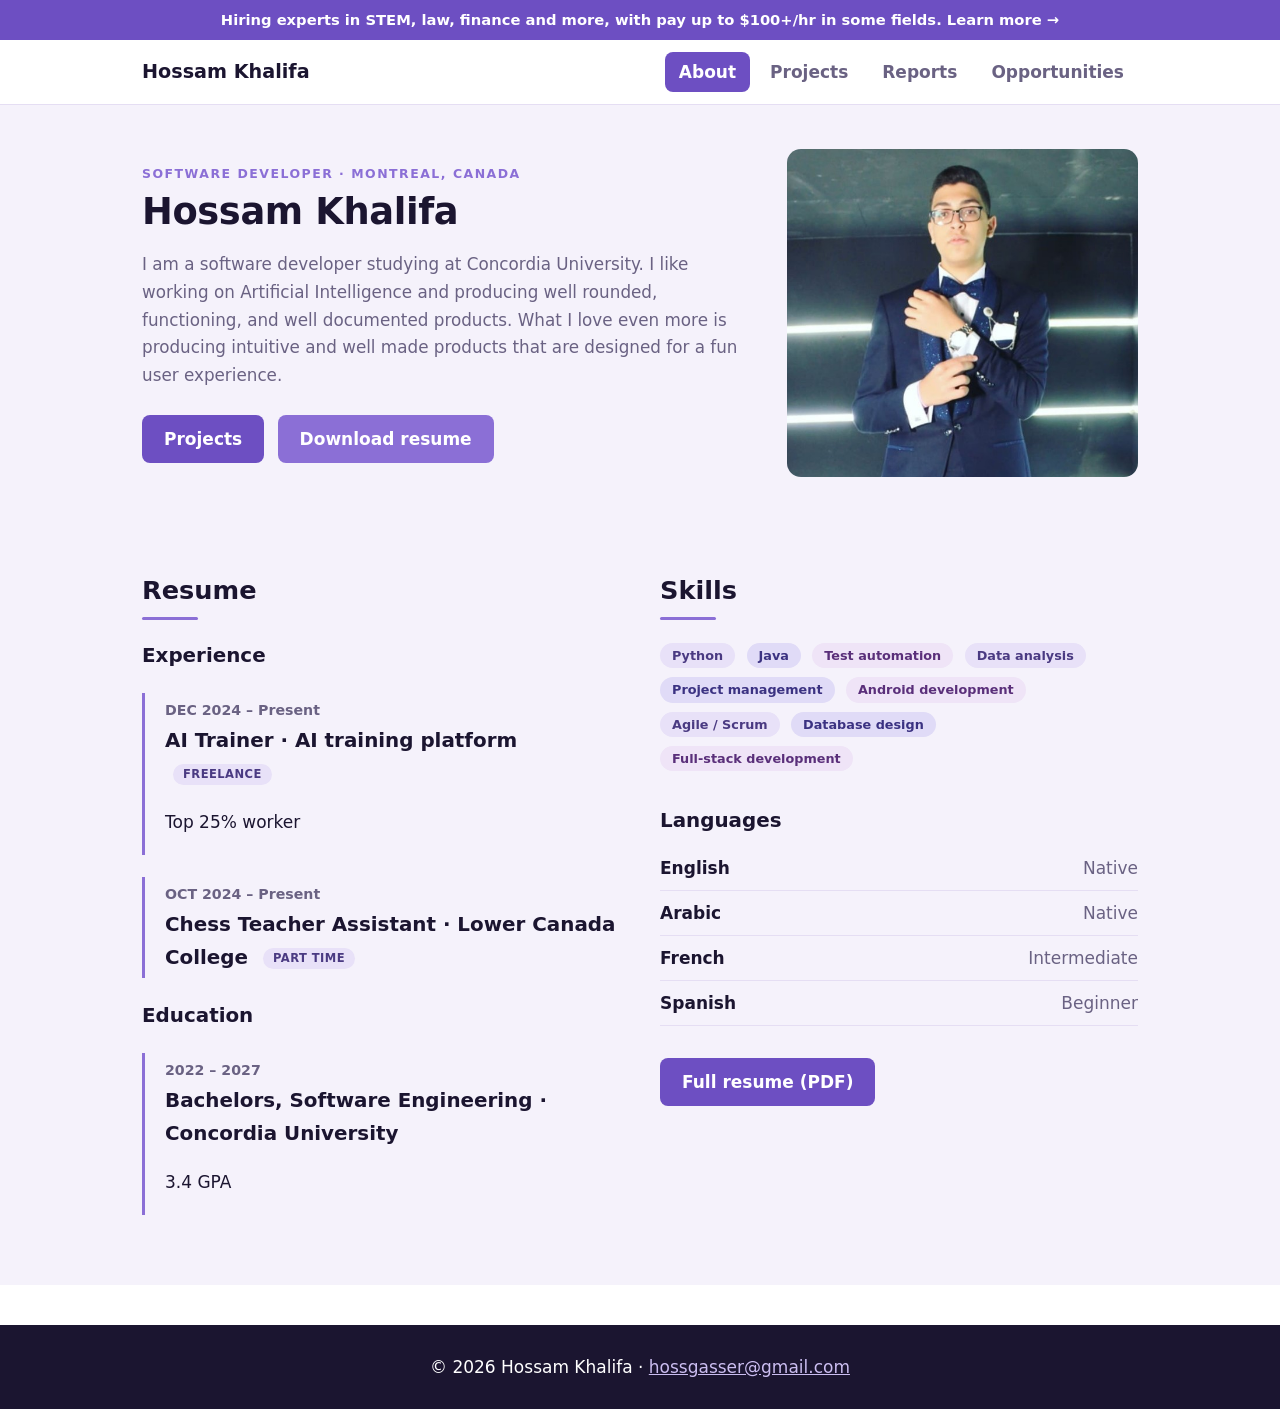
<file: index.html>
<!doctype html>
<html lang="en">
  <head>
    <meta charset="utf-8" />
    <meta name="viewport" content="width=device-width, initial-scale=1" />
    <title>About — Hossam Khalifa</title>
    <link rel="stylesheet" href="style.css" />
    <link rel="icon" type="image/svg+xml" href="images/logo-hgk.svg" />
    <meta property="og:image" content="https://hossamgasser.github.io/images/og-preview.png" />
    <meta
      name="description"
      content="Portfolio of Hossam Gasser Khalifa, a software engineering student at Concordia University in Montreal. Android apps, machine learning, software testing, resume and reports."
    />
    <meta name="google-site-verification" content="gMvda4JMxfHysYA51xkN-HHCkhiF5928hhw4_sGDSKc" />
    <script type="application/ld+json">
      {
        "@context": "https://schema.org",
        "@type": "Person",
        "name": "Hossam Gasser Khalifa",
        "alternateName": ["Hossam Khalifa", "Hossam Gasser", "Hossam G. Khalifa"],
        "url": "https://hossamgasser.github.io/",
        "jobTitle": "Software Developer",
        "alumniOf": { "@type": "CollegeOrUniversity", "name": "Concordia University" },
        "sameAs": [
          "https://www.linkedin.com/in/hossam0-khalifa0/",
          "https://github.com/hossamgasser"
        ]
      }
    </script>

  </head>
  <body>
    <a class="promo" href="opportunities.html">
      Hiring experts in STEM, law, finance and more, with pay up to $100+/hr in some fields. Learn more →
    </a>
    <header>
      <nav>
        <a class="brand" href="index.html">Hossam Khalifa</a>
        <a class="l on" href="index.html">About</a>
        <a class="l" href="projects.html">Projects</a>
        <a class="l" href="reports.html">Reports</a>
        <a class="l" href="opportunities.html">Opportunities</a>
      </nav>
    </header>

    <!-- Intro -->
    <div class="hero">
      <div class="wrap">
        <div>
          <p class="eyebrow">Software Developer · Montreal, Canada</p>
          <h1>Hossam Khalifa</h1>
          <p class="lead">
            I am a software developer studying at Concordia University. I like working on Artificial Intelligence and producing well rounded, functioning, and well documented products. What I love even more is producing intuitive and well made products that are designed for a fun user experience.
          </p>
          <a class="btn" href="projects.html">Projects</a>
          <a class="btn alt" href="reports/Resume.pdf">Download resume</a>
        </div>
        <img class="photo" src="images/me.jpg" alt="Hossam Khalifa" />
      </div>
    </div>
    <!-- Resume and skills -->
    <section class="band">
      <div class="wrap two">
        <div>
          <h2>Resume</h2>
          <h3>Experience</h3>
          <div class="job">
            <small>DEC 2024 – Present</small>
            <h3>AI Trainer · AI training platform <span class="badge">Freelance</span></h3>
            <p>Top 25% worker</p>
          </div>
          <div class="job">
            <small>OCT 2024 – Present</small>
            <h3>Chess Teacher Assistant · Lower Canada College <span class="badge">Part time</span></h3>
          </div>
          <h3>Education</h3>
          <div class="job">
            <small>2022 – 2027</small>
            <h3>Bachelors, Software Engineering · Concordia University</h3>
            <p>3.4 GPA</p>

          </div>
        </div>
        <div>
          <h2>Skills</h2>
            <span class="tag">Python</span>
            <span class="tag b">Java</span>
            <span class="tag y">Test automation</span>
            <span class="tag">Data analysis</span>
            <span class="tag b">Project management</span>
            <span class="tag y">Android development</span>
            <span class="tag">Agile / Scrum</span>
            <span class="tag b">Database design</span>
            <span class="tag y">Full-stack development</span>

          <h3 class="lang-title">Languages</h3>
              <ul class="langs">
                <li><strong>English</strong> <span>Native</span></li>
                <li><strong>Arabic</strong> <span>Native</span></li>
                <li><strong>French</strong> <span>Intermediate</span></li>
                <li><strong>Spanish</strong> <span>Beginner</span></li>

              </ul>
          <a class="btn" href="reports/Resume.pdf">Full resume (PDF)</a>
        </div>
      </div>
    </section>
    <footer>
      <div class="wrap">
        © 2026 Hossam Khalifa · <a href="mailto:hossgasser@gmail.com">hossgasser@gmail.com</a>
      </div>
    </footer>
  </body>
</html>
</file>
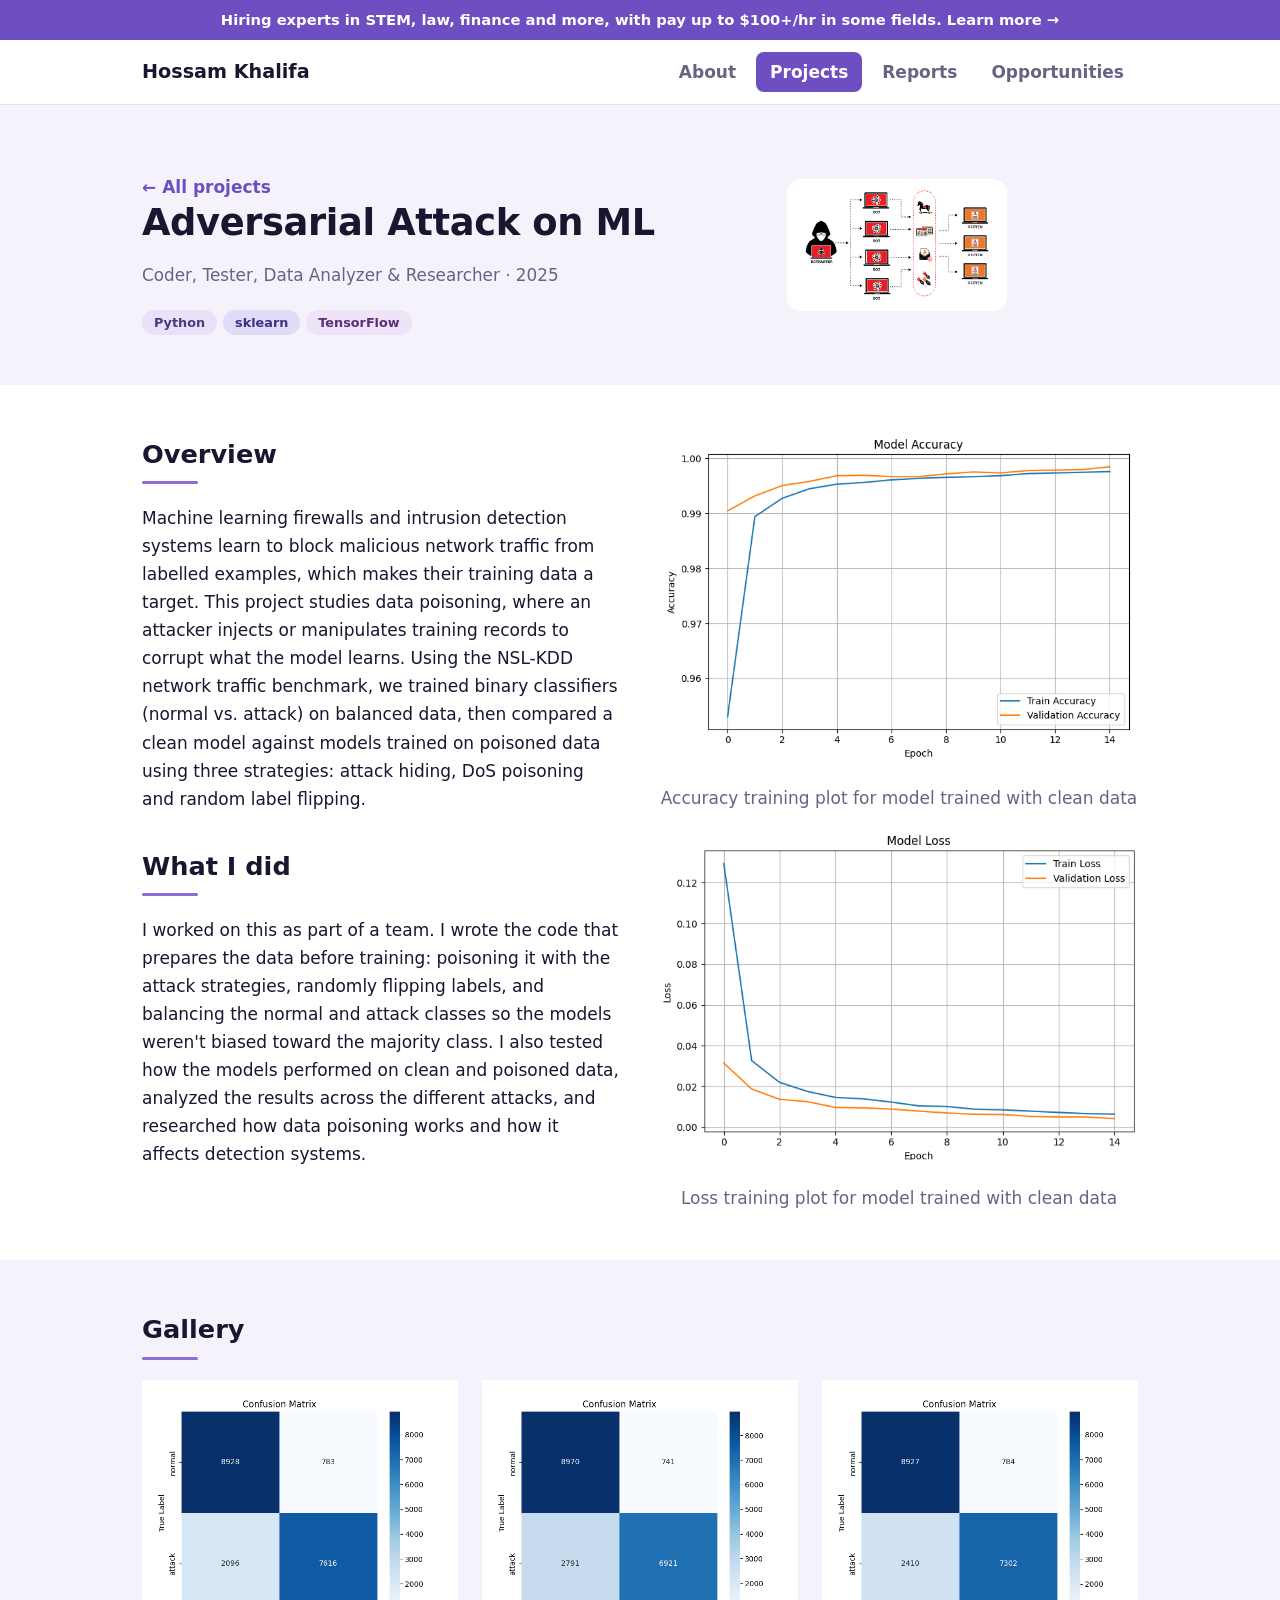
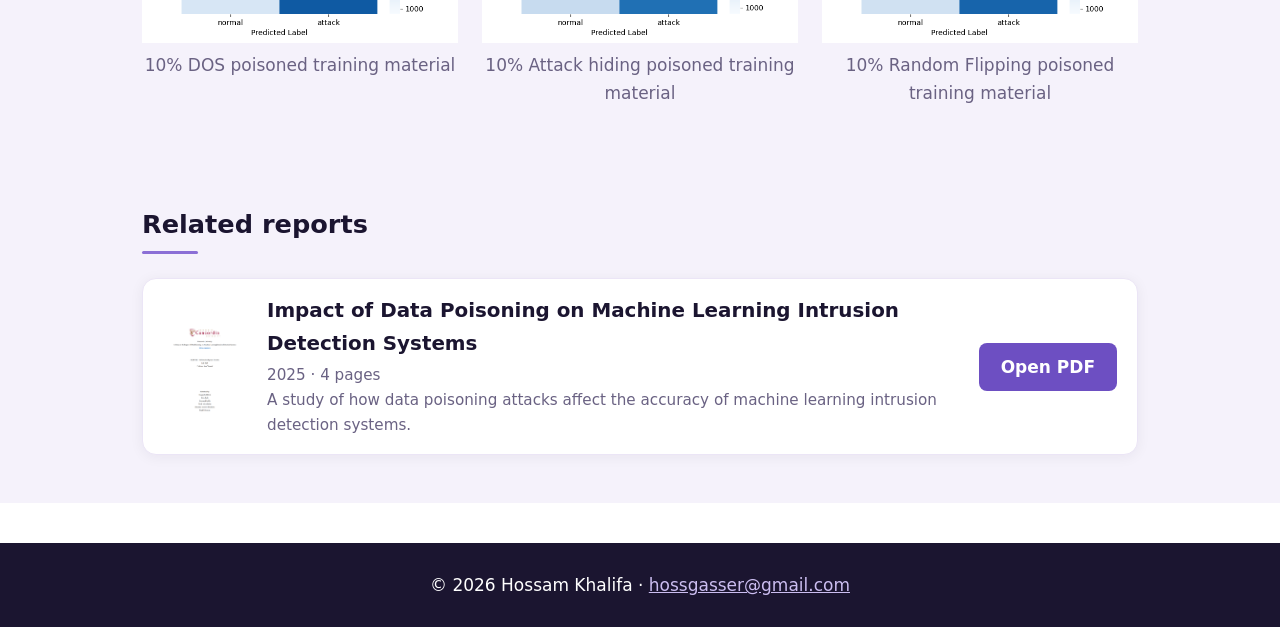
<file: Adversarial_Attack_ML.html>
<!doctype html>
<html lang="en">
  <head>
    <meta charset="utf-8" />
    <meta name="viewport" content="width=device-width, initial-scale=1" />
    <title>Adversarial Attack on ML — Hossam Khalifa</title>
    <link rel="stylesheet" href="style.css" />
    <link rel="icon" type="image/svg+xml" href="images/logo-hgk.svg" />
  </head>
  <body>
    <a class="promo" href="opportunities.html">
      Hiring experts in STEM, law, finance and more, with pay up to $100+/hr in some fields. Learn more →
    </a>
    <header>
      <nav>
        <a class="brand" href="index.html">Hossam Khalifa</a>
        <a class="l" href="index.html">About</a>
        <a class="l on" href="projects.html">Projects</a>
        <a class="l" href="reports.html">Reports</a>
        <a class="l" href="opportunities.html">Opportunities</a>
      </nav>
    </header>

    <!-- Project header -->
    <div class="hero">
      <div class="wrap">
        <div>
          <a class="back" href="projects.html">← All projects</a>
          <h1>Adversarial Attack on ML</h1>
          <p class="lead">Coder, Tester, Data Analyzer &amp; Researcher · 2025</p>
          <span class="tag">Python</span><span class="tag b">sklearn</span
          ><span class="tag y">TensorFlow</span>
        </div>
          <img
          src="images/Adversarial_Attack_ML_Logo.png"
          alt="Adversarial Attack ML logo"
          style="width: 100%; max-width: 220px; height: auto; object-fit: contain"
          />
      </div>
    </div>
    <!-- Overview -->
    <section>
      <div class="wrap two">
        <div>
          <h2>Overview</h2>
          <p>
              Machine learning firewalls and intrusion detection systems learn to block malicious network
              traffic from labelled examples, which makes their training data a target. This project studies
              data poisoning, where an attacker injects or manipulates training records to corrupt what the
              model learns. Using the NSL-KDD network traffic benchmark, we trained binary classifiers (normal
              vs. attack) on balanced data, then compared a clean model against models trained on poisoned
              data using three strategies: attack hiding, DoS poisoning and random label flipping.
          </p>
          <h2 style="margin-top: 32px">What I did</h2>
          <p>
              I worked on this as part of a team. I wrote the code that prepares the data before training:
              poisoning it with the attack strategies, randomly flipping labels, and balancing the normal and
              attack classes so the models weren't biased toward the majority class. I also tested how the
              models performed on clean and poisoned data, analyzed the results across the different attacks,
              and researched how data poisoning works and how it affects detection systems.
          </p>
        </div>
        <div style="display: flex; flex-direction: column; gap: 16px">
          <img
            src="images/Adversarial_Attack_ML_img0.png"
            alt="Adversarial Attack ML training plots clean_accuracy data"
            style="width: 100%; height: auto; display: block; border-radius: 14px"
          />
          <figcaption style="margin-top: 8px; text-align: center; color: var(--muted)">
            Accuracy training plot for model trained with clean data
          </figcaption>
          <img
            src="images/Adversarial_Attack_ML_img1.png"
            alt="Adversarial Attack ML training plots clean_loss data"
            style="width: 100%; height: auto; display: block; border-radius: 14px"
          />
          <figcaption style="margin-top: 8px; text-align: center; color: var(--muted)">
            Loss training plot for model trained with clean data
          </figcaption>
        </div>
    </section>
    <!-- Image gallery -->
    <section class="band">
      <div class="wrap">
        <h2>Gallery</h2>
        <div class="grid">
          <figure style="margin: 0">
            <img class="mockup" src="images/Adversarial_Attack_ML_img2.png" alt="Adversarial Attack 10% DOS Confusion Matrix result" />
            <figcaption style="margin-top: 8px; text-align: center; color: var(--muted)">
              10% DOS poisoned training material
            </figcaption>
          </figure>

          <figure style="margin: 0">

            <img class="mockup" src="images/Adversarial_Attack_ML_img3.png" alt="Adversarial Attack 10% Attack Hiding Confusion Matrix result" />
            <figcaption style="margin-top: 8px; text-align: center; color: var(--muted)">
              10% Attack hiding poisoned training material
            </figcaption>
          </figure>


          <figure style="margin: 0">

            <img class="mockup" src="images/Adversarial_Attack_ML_img4.png" alt="Adversarial Attack 10% Random Flipping Confusion Matrix result" />
            <figcaption style="margin-top: 8px; text-align: center; color: var(--muted)">
              10% Random Flipping poisoned training material
            </figcaption>
          </figure>
        </div>
      </div>
    </section>

    <section class="band" id="related-reports">
      <div class="wrap">
        <h2>Related reports</h2>
        <div class="reps">
          <div class="rep">
            <img src="images/Data_Poisoning_ML_Report_Cover.png" alt="Cover of Data Poisoning ML Report" />
            <div>
              <h3>Impact of Data Poisoning on Machine Learning Intrusion Detection Systems</h3>
              <p>2025 · 4 pages</p>
              <p>A study of how data poisoning attacks affect the accuracy of machine learning intrusion detection systems.</p>
            </div>
            <a class="btn" href="reports/Data_Poisoning_ML Report.pdf">Open PDF</a>
          </div>
        </div>
      </div>
    </section>

    <footer>
      <div class="wrap">
        © 2026 Hossam Khalifa · <a href="mailto:hossgasser@gmail.com">hossgasser@gmail.com</a>
      </div>
    </footer>
  </body>
</html>
</file>
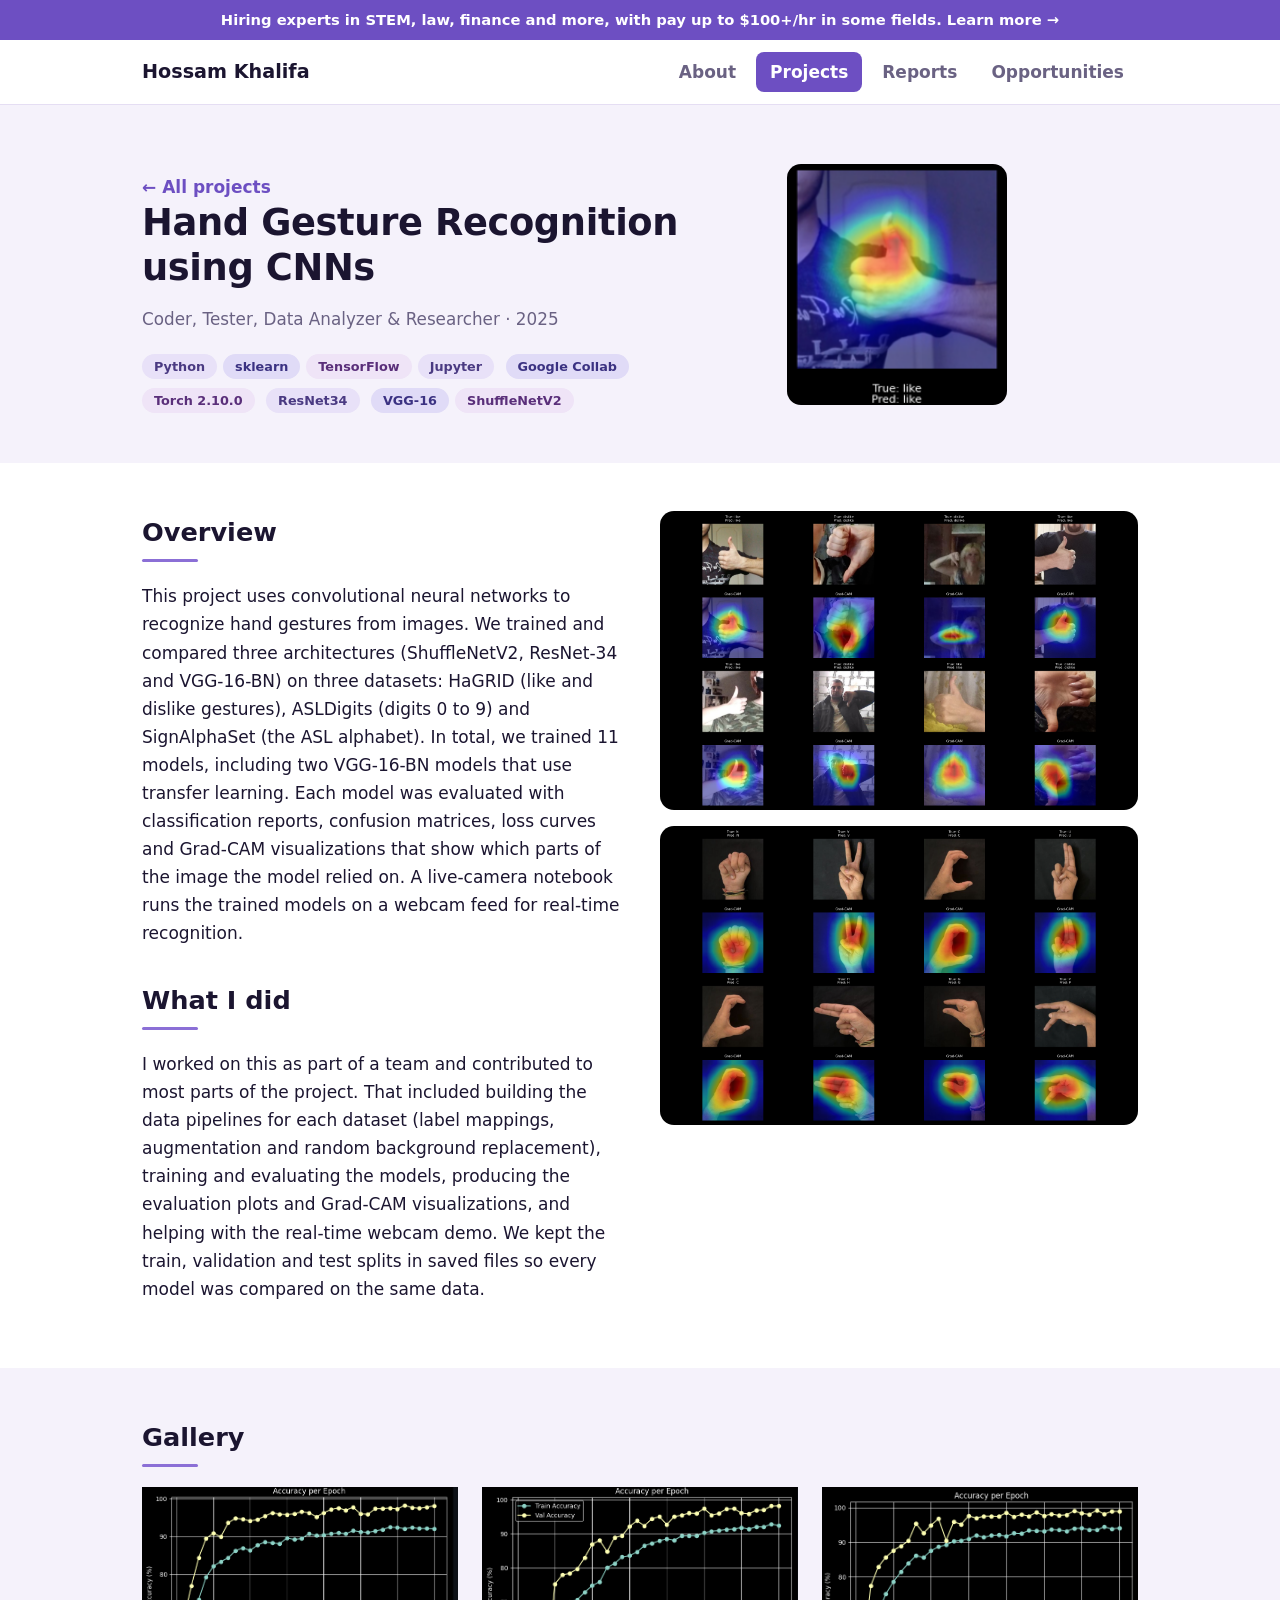
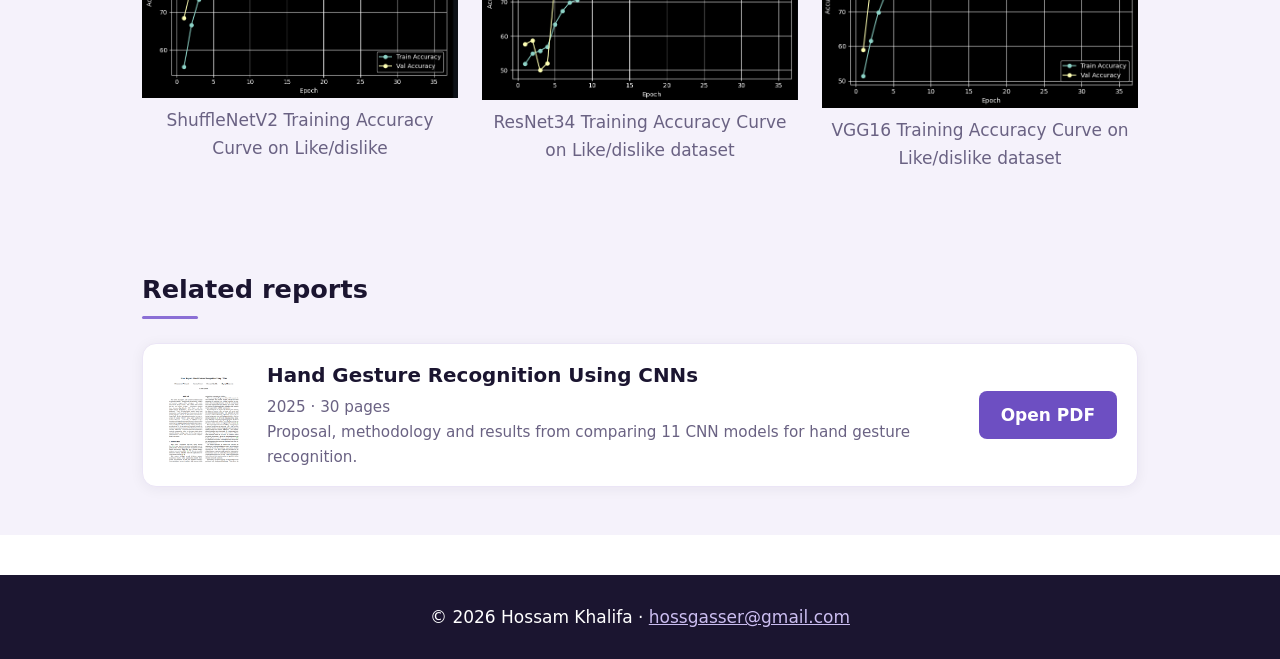
<file: CNN_HGR.html>
<!doctype html>
<html lang="en">
  <head>
    <meta charset="utf-8" />
    <meta name="viewport" content="width=device-width, initial-scale=1" />
    <title>Hand Gesture Recognition using CNNs — Hossam Khalifa</title>
    <link rel="stylesheet" href="style.css" />
    <link rel="icon" type="image/svg+xml" href="images/logo-hgk.svg" />
  </head>
  <body>
    <a class="promo" href="opportunities.html">
      Hiring experts in STEM, law, finance and more, with pay up to $100+/hr in some fields. Learn more →
    </a>
    <header>
      <nav>
        <a class="brand" href="index.html">Hossam Khalifa</a>
        <a class="l" href="index.html">About</a>
        <a class="l on" href="projects.html">Projects</a>
        <a class="l" href="reports.html">Reports</a>
        <a class="l" href="opportunities.html">Opportunities</a>
      </nav>
    </header>

    <!-- Project header -->
    <div class="hero">
      <div class="wrap">
        <div>
          <a class="back" href="projects.html">← All projects</a>
          <h1>Hand Gesture Recognition using CNNs</h1>
          <p class="lead">Coder, Tester, Data Analyzer &amp; Researcher · 2025</p>
          <span class="tag">Python</span><span class="tag b">sklearn</span
          ><span class="tag y">TensorFlow</span><span class="tag">Jupyter</span>
          <span class="tag b">Google Collab</span><span class="tag y">Torch 2.10.0</span>
          <span class="tag">ResNet34</span>
          <span class="tag b">VGG-16</span><span class="tag y">ShuffleNetV2</span>
        </div>
          <img
          src="images/CNN_logo.png"
          alt="CNN logo"
          style="width: 100%; max-width: 220px; height: auto; object-fit: contain"
          />
      </div>
    </div>
    <!-- Overview -->
    <section>
      <div class="wrap two">
        <div>
          <h2>Overview</h2>
          <p>
            This project uses convolutional neural networks to recognize hand gestures from images. We trained
              and compared three architectures (ShuffleNetV2, ResNet-34 and VGG-16-BN) on three datasets: HaGRID
              (like and dislike gestures), ASLDigits (digits 0 to 9) and SignAlphaSet (the ASL alphabet). In
              total, we trained 11 models, including two VGG-16-BN models that use transfer learning. Each model
              was evaluated with classification reports, confusion matrices, loss curves and Grad-CAM
              visualizations that show which parts of the image the model relied on. A live-camera notebook runs
              the trained models on a webcam feed for real-time recognition.
          </p>
          <h2 style="margin-top: 32px">What I did</h2>
          <p>
              I worked on this as part of a team and contributed to most parts of the project. That included
              building the data pipelines for each dataset (label mappings, augmentation and random background
              replacement), training and evaluating the models, producing the evaluation plots and Grad-CAM
              visualizations, and helping with the real-time webcam demo. We kept the train, validation and
              test splits in saved files so every model was compared on the same data.
          </p>
        </div>

        <div style="display: flex; flex-direction: column; gap: 16px">
          <img
            src="images/CNN_HGR_img0.png"
            alt="CNN HGR ResNet34 like/dislike grad cam"
            style="width: 100%; height: auto; display: block; border-radius: 14px"
          />
          <img
            src="images/CNN_HGR_img1.png"
            alt="CNN HGR ResNet34 sign alphabet grad cam"
            style="width: 100%; height: auto; display: block; border-radius: 14px"
          />
        </div>
      </div>
    </section>
    <!-- Image gallery -->
    <section class="band">
      <div class="wrap">
        <h2>Gallery</h2>
        <div class="grid">

          <figure style="margin: 0">
            <img class="mockup" src="images/CNN_HGR_img2.png" alt="ShuffleNetV2 Training Accuracy Curve on Like/dislike" />
            <figcaption style="margin-top: 8px; text-align: center; color: var(--muted)">
              ShuffleNetV2 Training Accuracy Curve on Like/dislike
            </figcaption>
          </figure>

          <figure style="margin: 0">
            <img class="mockup" src="images/CNN_HGR_img3.png" alt="ResNet34 Training Accuracy Curve on Like/dislike" />
            <figcaption style="margin-top: 8px; text-align: center; color: var(--muted)">
              ResNet34 Training Accuracy Curve on Like/dislike dataset
            </figcaption>
          </figure>

          <figure style="margin: 0">

            <img class="mockup" src="images/CNN_HGR_img4.png" alt="VGG16 Training Accuracy Curve on Like/dislike dataset" />
            <figcaption style="margin-top: 8px; text-align: center; color: var(--muted)">
              VGG16 Training Accuracy Curve on Like/dislike dataset
            </figcaption>
          </figure>

        </div>
      </div>
    </section>

    <section class="band" id="related-reports">
      <div class="wrap">
        <h2>Related reports</h2>
        <div class="reps">
          <div class="rep">
            <img src="images/CNN_HGR_Report_Cover.png" alt="Cover of CNN Hand Gesture Recognition Report" />
            <div>
              <h3>Hand Gesture Recognition Using CNNs</h3>
              <p>2025 · 30 pages</p>
              <p>Proposal, methodology and results from comparing 11 CNN models for hand gesture recognition.</p>
            </div>
            <a class="btn" href="reports/CNN_HGR Report.pdf">Open PDF</a>
          </div>
        </div>
      </div>
    </section>


    <footer>
      <div class="wrap">
        © 2026 Hossam Khalifa · <a href="mailto:hossgasser@gmail.com">hossgasser@gmail.com</a>
      </div>
    </footer>
  </body>
</html>
</file>
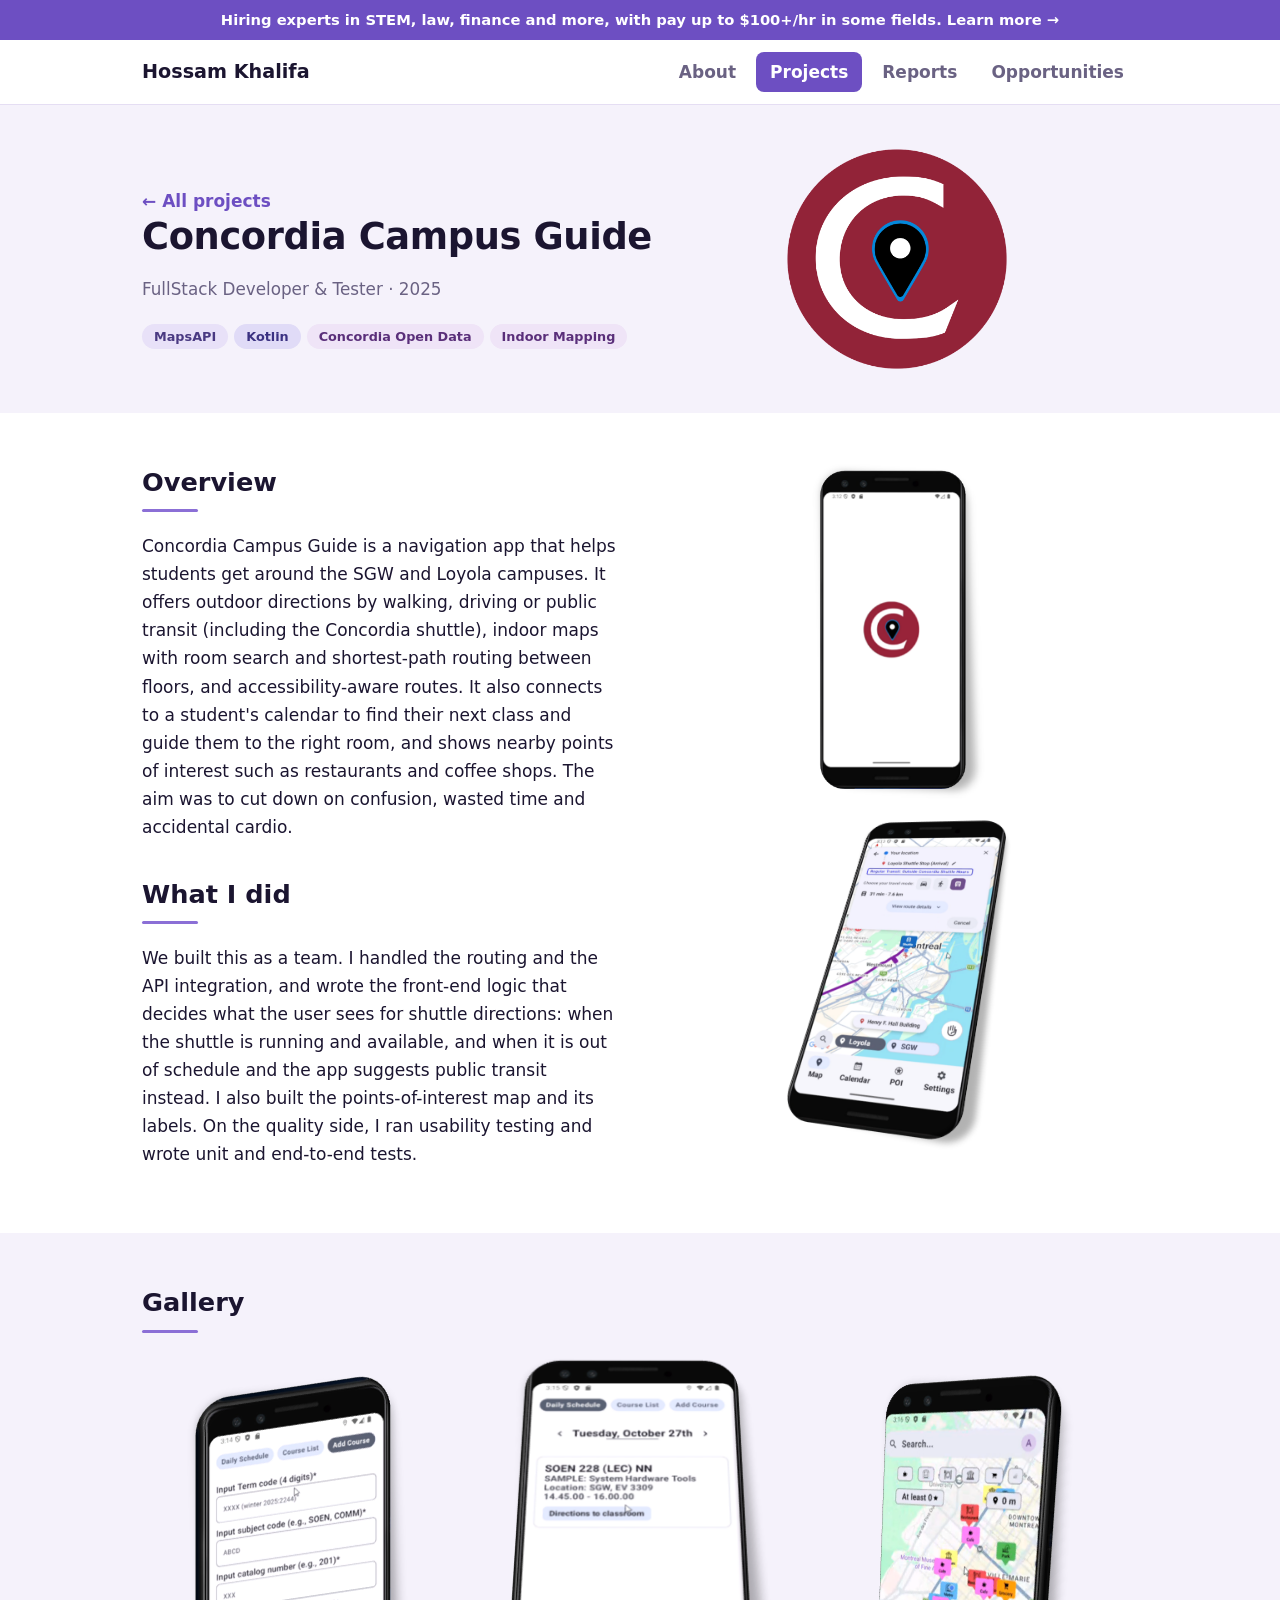
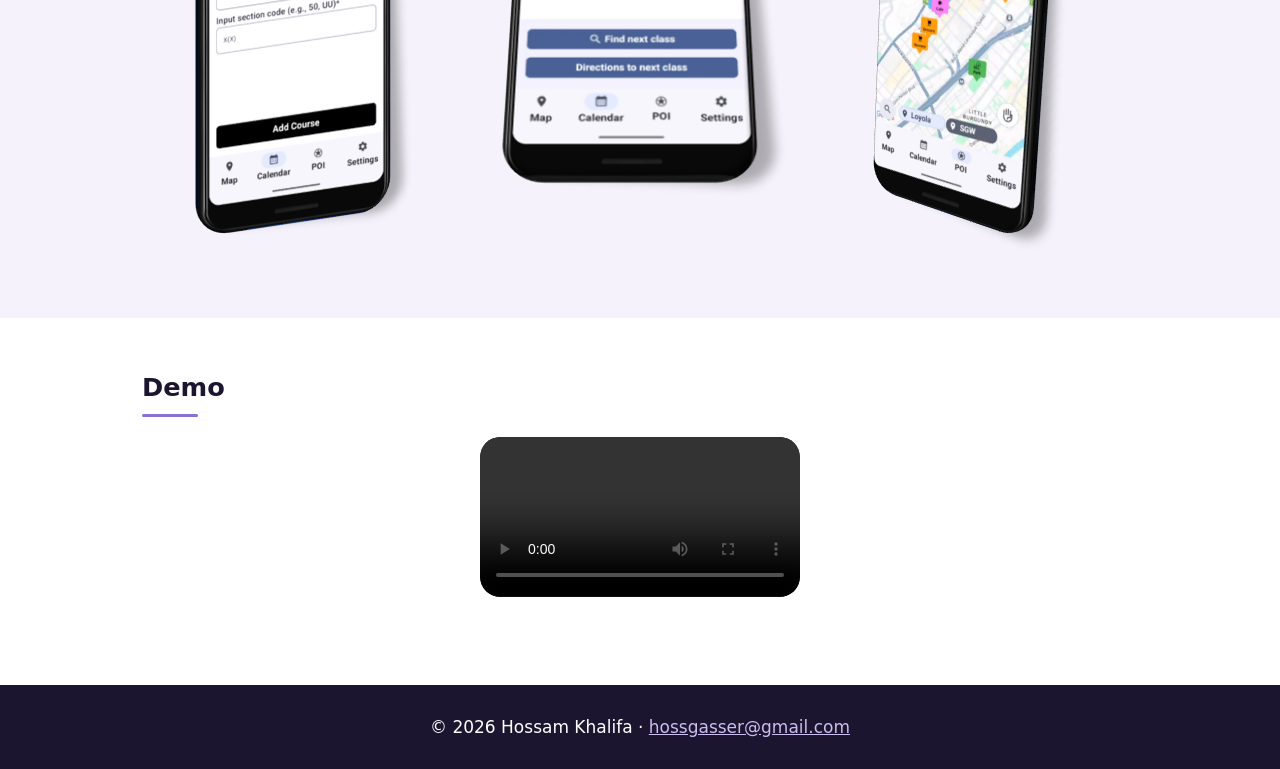
<file: ConcordiaCampusGuide.html>
<!doctype html>
<html lang="en">
  <head>
    <meta charset="utf-8" />
    <meta name="viewport" content="width=device-width, initial-scale=1" />
    <title>Concordia Campus Guide — Hossam Khalifa</title>
    <link rel="stylesheet" href="style.css" />
    <link rel="icon" type="image/svg+xml" href="images/logo-hgk.svg" />
  </head>
  <body>
    <a class="promo" href="opportunities.html">
      Hiring experts in STEM, law, finance and more, with pay up to $100+/hr in some fields. Learn more →
    </a>
    <header>
      <nav>
        <a class="brand" href="index.html">Hossam Khalifa</a>
        <a class="l" href="index.html">About</a>
        <a class="l on" href="projects.html">Projects</a>
        <a class="l" href="reports.html">Reports</a>
        <a class="l" href="opportunities.html">Opportunities</a>
      </nav>
    </header>

    <!-- Project header -->
    <div class="hero">
      <div class="wrap">
        <div>
          <a class="back" href="projects.html">← All projects</a>
          <h1>Concordia Campus Guide</h1>
          <p class="lead">FullStack Developer &amp; Tester · 2025</p>
          <span class="tag">MapsAPI</span><span class="tag b">Kotlin</span
          ><span class="tag y">Concordia Open Data</span><span class="tag y">Indoor Mapping</span>
        </div>
          <img
          src="images/ConcordiaCampusGuide_logo.png"
          alt="Concordia Campus Guide logo"
          style="width: 100%; max-width: 220px; height: auto; object-fit: contain"
          />
        </div>
    </div>
    <!-- Overview -->
    <section>
      <div class="wrap two">
        <div>
          <h2>Overview</h2>
          <p>
              Concordia Campus Guide is a navigation app that helps students get around the SGW and Loyola
              campuses. It offers outdoor directions by walking, driving or public transit (including the
              Concordia shuttle), indoor maps with room search and shortest-path routing between floors, and
              accessibility-aware routes. It also connects to a student's calendar to find their next class and
              guide them to the right room, and shows nearby points of interest such as restaurants and coffee
              shops. The aim was to cut down on confusion, wasted time and accidental cardio.
          </p>
          <h2 style="margin-top: 32px">What I did</h2>
          <p>
              We built this as a team. I handled the routing and the API integration, and wrote the front-end
              logic that decides what the user sees for shuttle directions: when the shuttle is running and
              available, and when it is out of schedule and the app suggests public transit instead. I also
              built the points-of-interest map and its labels. On the quality side, I ran usability testing and
              wrote unit and end-to-end tests.
          </p>
        </div>
<div style="display: flex; flex-direction: column; align-items: center; gap: 16px">
  <img
    src="images/ConcordiaCampusGuide_img0.png"
    alt="Splash screen of the Concordia Campus Guide app"
    style="max-height: 340px; width: auto; max-width: 100%; display: block; border-radius: 14px"
  />
  <img
    src="images/ConcordiaCampusGuide_img1.png"
    alt="Directions in the Concordia Campus Guide app"
    style="max-height: 340px; width: auto; max-width: 100%; display: block; border-radius: 14px"
  />
</div>



        </div>
      </div>
    </section>
    <!-- Image gallery -->
    <section class="band">
      <div class="wrap">
        <h2>Gallery</h2>
        <div class="grid">
          <img class="mockup" src="images/ConcordiaCampusGuide_img2.png" alt="ConcordiaCampusGuide Add courses screen" />
          <img class="mockup" src="images/ConcordiaCampusGuide_img3.png" alt="ConcordiaCampusGuide Daily schedule screen" />
          <img class="mockup" src="images/ConcordiaCampusGuide_img4.png" alt="ConcordiaCampusGuide POI screen" />
        </div>
      </div>
    </section>
    <!-- Demo video and outcome -->
    <section>
      <div class="wrap">
        <h2>Demo</h2>
        <div class="demos" style="display: flex; justify-content: center">
          <figure style="margin: 0; max-width: 320px; width: 100%">
            <video
              controls
              preload="metadata"
              style="width: 100%; display: block; border-radius: 20px; clip-path: inset(0 round 20px)"
            >
              <source src="videos/Concordia Campus Guide Demo.mp4" type="video/mp4" />
            </video>
          </figure>
        </div>
      </div>
    </section>
    <footer>
      <div class="wrap">
        © 2026 Hossam Khalifa · <a href="mailto:hossgasser@gmail.com">hossgasser@gmail.com</a>
      </div>
    </footer>
  </body>
</html>
</file>
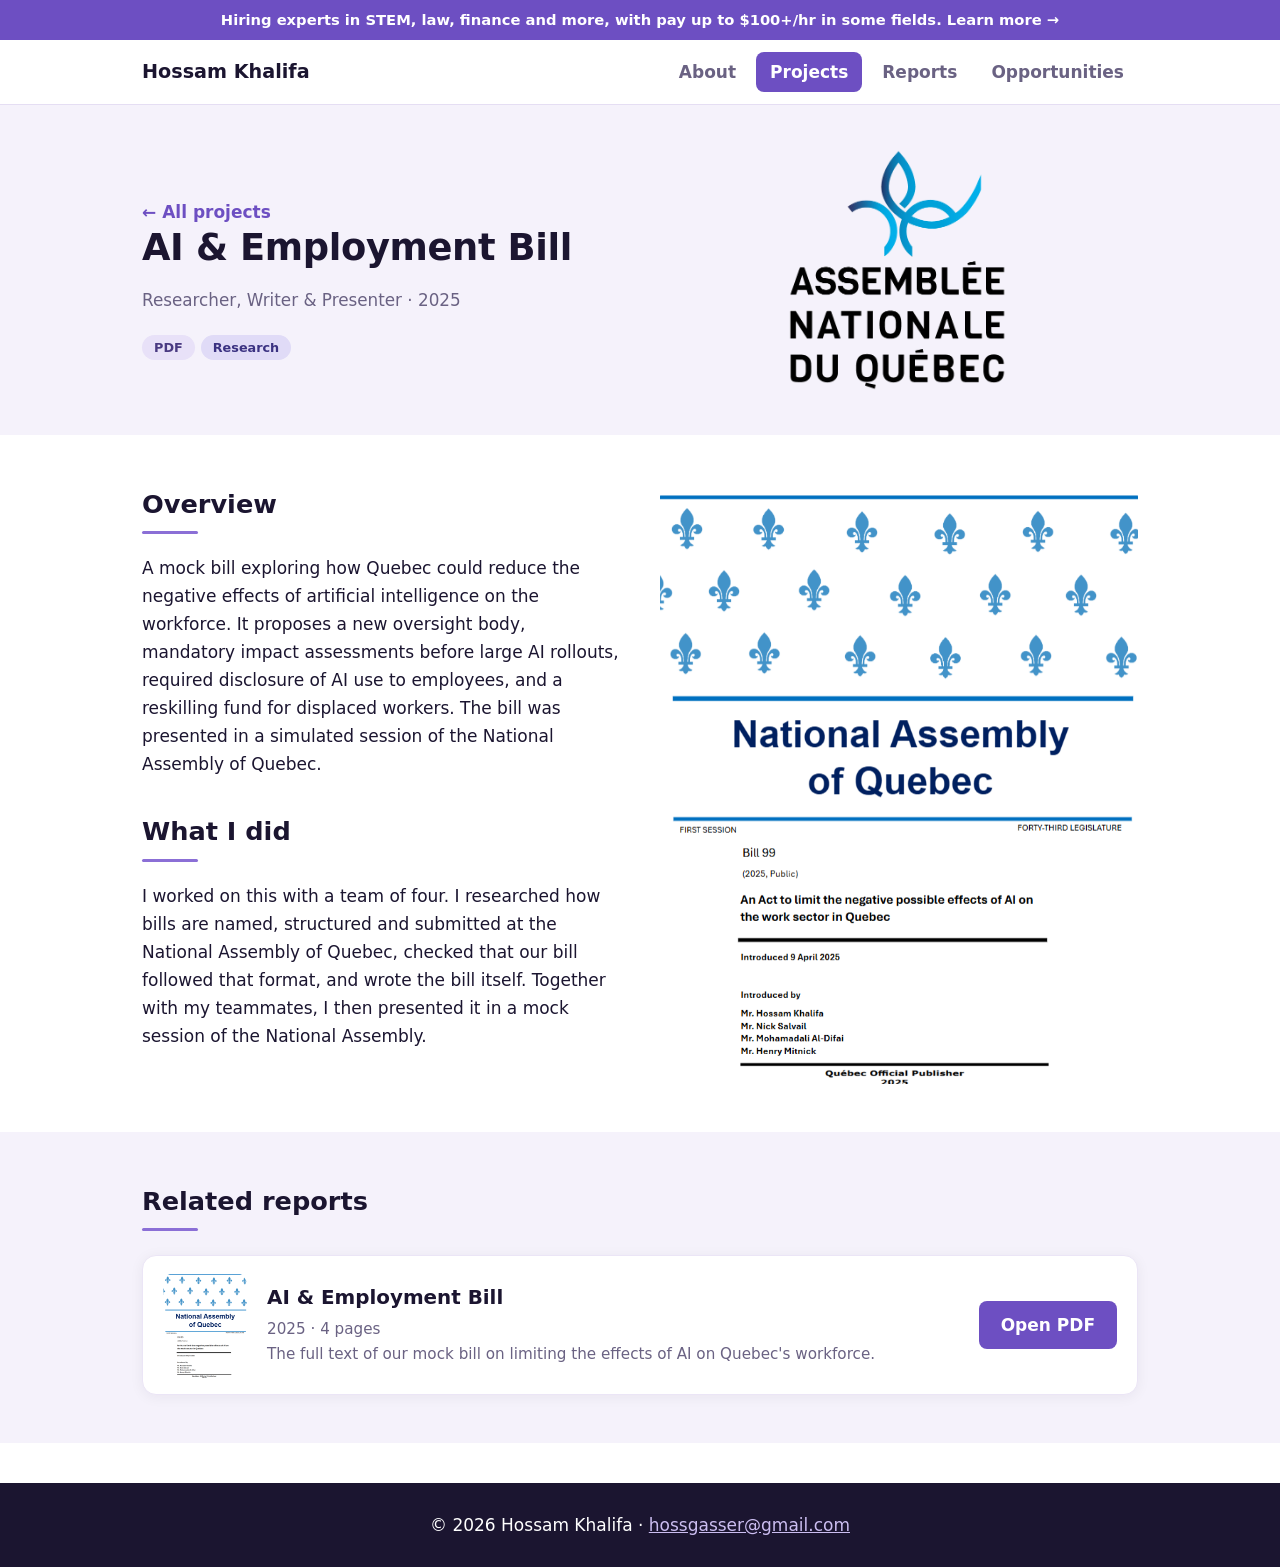
<file: National_Assembly_Quebec_Bill.html>
<!doctype html>
<html lang="en">
  <head>
    <meta charset="utf-8" />
    <meta name="viewport" content="width=device-width, initial-scale=1" />
    <title> AI &amp; Employment Bill — Hossam Khalifa</title>
    <link rel="stylesheet" href="style.css" />
    <link rel="icon" type="image/svg+xml" href="images/logo-hgk.svg" />
  </head>
  <body>
    <a class="promo" href="opportunities.html">
      Hiring experts in STEM, law, finance and more, with pay up to $100+/hr in some fields. Learn more →
    </a>
    <header>
      <nav>
        <a class="brand" href="index.html">Hossam Khalifa</a>
        <a class="l" href="index.html">About</a>
        <a class="l on" href="projects.html">Projects</a>
        <a class="l" href="reports.html">Reports</a>
        <a class="l" href="opportunities.html">Opportunities</a>
      </nav>
    </header>

    <!-- Project header -->
    <div class="hero">
      <div class="wrap">
        <div>
          <a class="back" href="projects.html">← All projects</a>
          <h1> AI &amp; Employment Bill</h1>
          <p class="lead">Researcher, Writer &amp; Presenter  · 2025</p>
          <span class="tag">PDF</span><span class="tag b">Research</span>
        </div>
          <img
          src="images/National_Assembly_Quebec_logo.png"
          alt="National Assembly Quebec logo"
          style="width: 100%; max-width: 220px; height: auto; object-fit: contain"
          />
        </div>
    </div>
    <!-- Overview -->
    <section>
      <div class="wrap two">
        <div>
          <h2>Overview</h2>
            <p>  
                A mock bill exploring how Quebec could reduce the negative effects of artificial intelligence on
                the workforce. It proposes a new oversight body, mandatory impact assessments before large AI
                rollouts, required disclosure of AI use to employees, and a reskilling fund for displaced
                workers. The bill was presented in a simulated session of the National Assembly of Quebec.
            </p>
          <h2 style="margin-top: 32px">What I did</h2>
            <p>  
                I worked on this with a team of four. I researched how bills are named, structured and submitted
                at the National Assembly of Quebec, checked that our bill followed that format, and wrote the
                bill itself. Together with my teammates, I then presented it in a mock session of the National
                Assembly.
            </p>
        </div>
        <div>
            <img src="images/AI_&_Employment_Bill_Cover.png" alt="Cover of AI &amp; Employment Bill" />
        </div>

      </div>
    </section>
    <!-- Related reports: delete this whole section if the project has none -->
    <section class="band" id="related-reports">
      <div class="wrap">
        <h2>Related reports</h2>
        <div class="reps">
          <div class="rep">
            <img src="images/AI_&_Employment_Bill_Cover.png" alt="Cover of AI &amp; Employment Bill" />
            <div>
              <h3>AI &amp; Employment Bill</h3>
              <p>2025 · 4 pages</p>
              <p>The full text of our mock bill on limiting the effects of AI on Quebec's workforce.</p>
            </div>
            <a class="btn" href="reports/AI&Employment_Bill.pdf">Open PDF</a>
          </div>
        </div>
      </div>
    </section>
    <footer>
      <div class="wrap">
        © 2026 Hossam Khalifa · <a href="mailto:hossgasser@gmail.com">hossgasser@gmail.com</a>
      </div>
    </footer>
  </body>
</html>
</file>
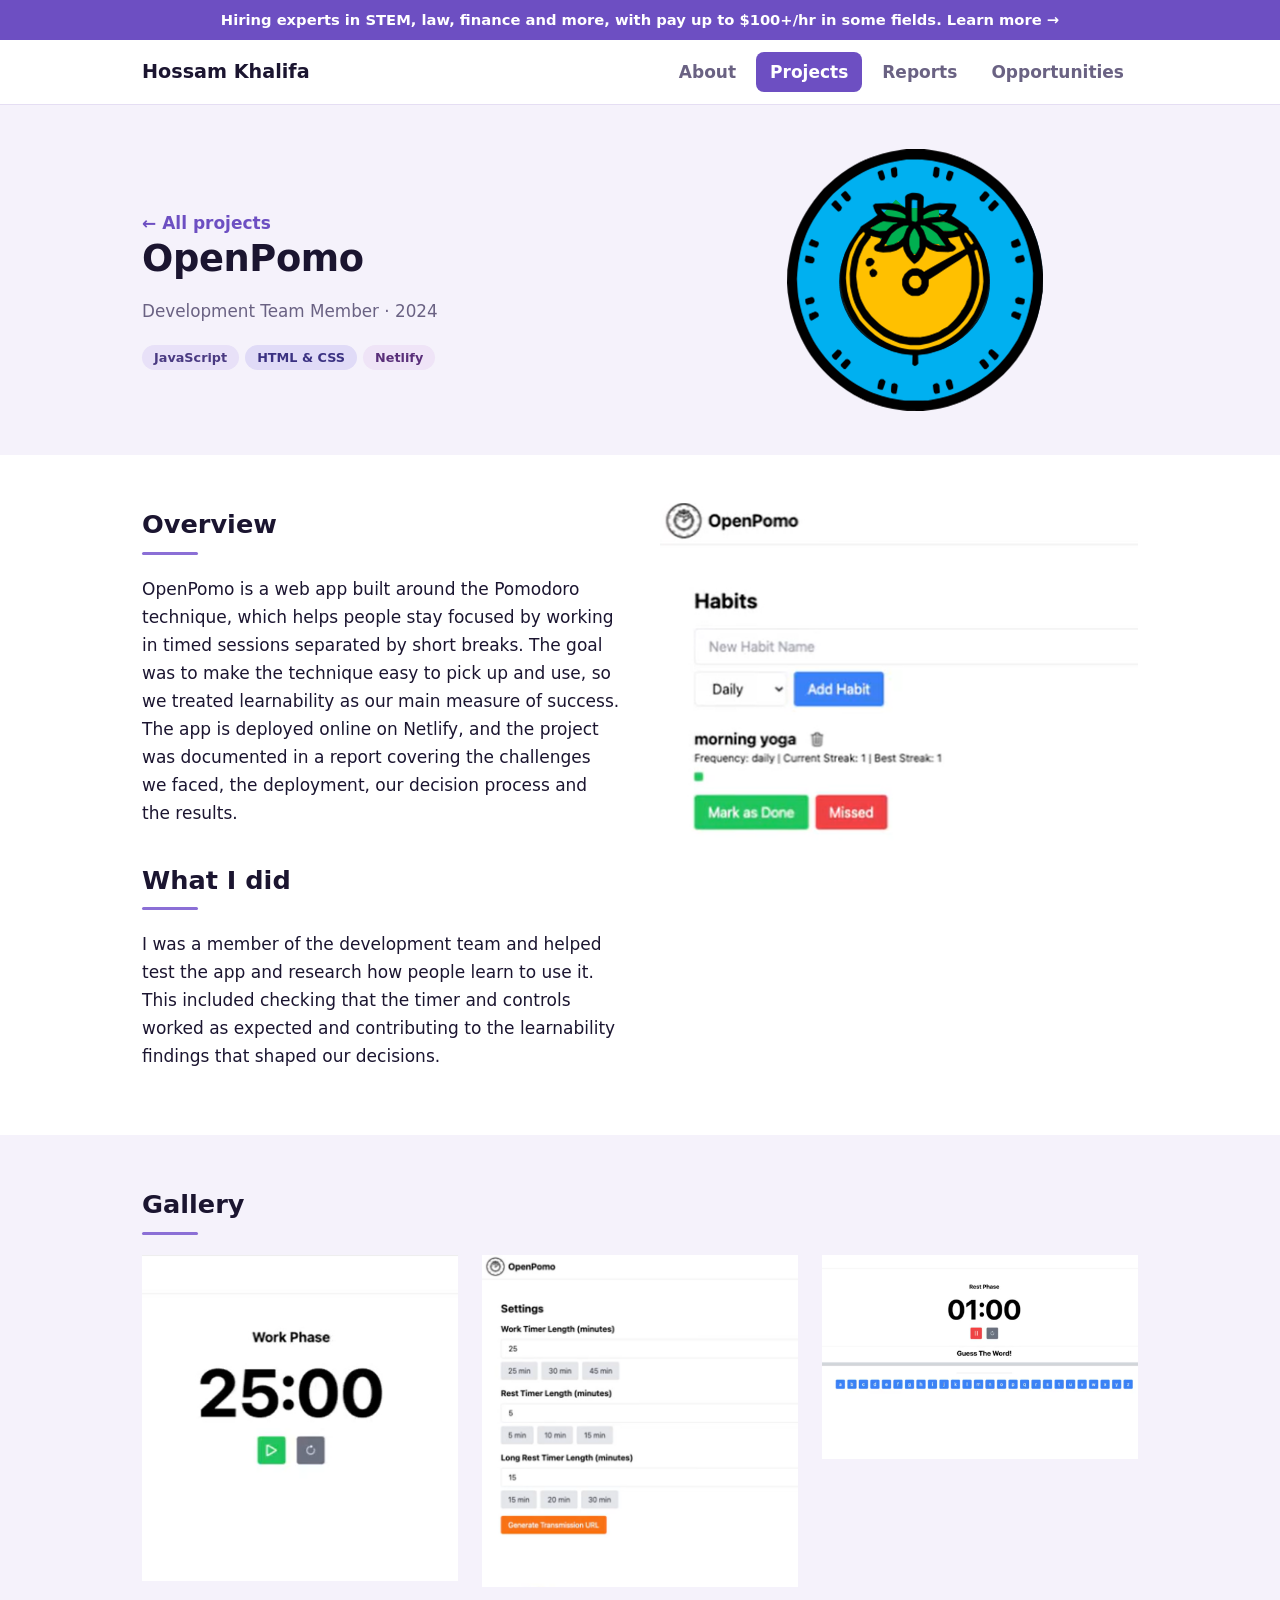
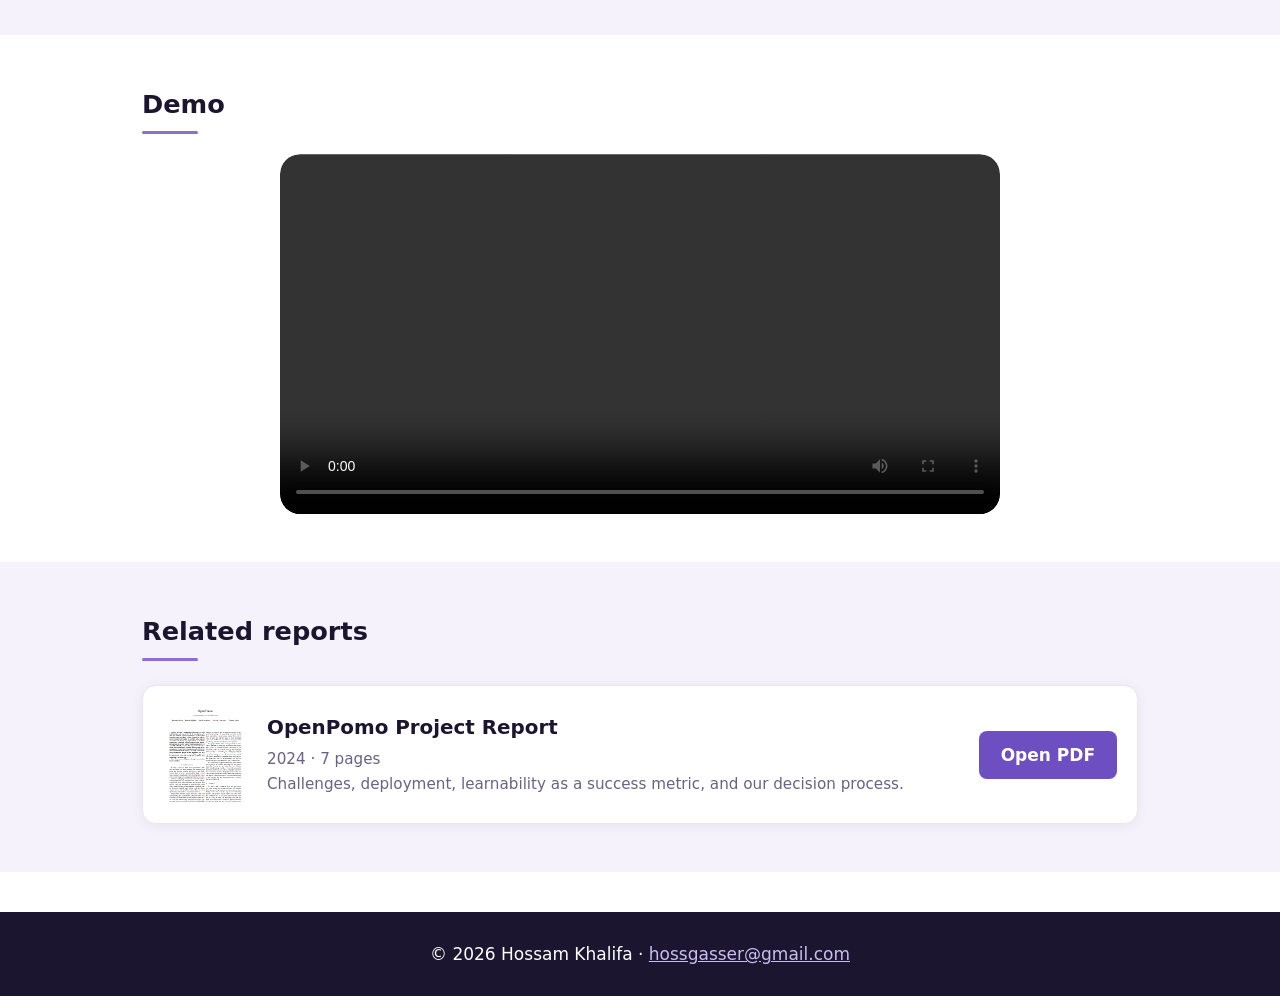
<file: OpenPomo.html>
<!doctype html>
<html lang="en">
  <head>
    <meta charset="utf-8" />
    <meta name="viewport" content="width=device-width, initial-scale=1" />
    <title>OpenPomo — Hossam Khalifa</title>
    <link rel="stylesheet" href="style.css" />
    <link rel="icon" type="image/svg+xml" href="images/logo-hgk.svg" />
  </head>
  <body>
    <a class="promo" href="opportunities.html">
      Hiring experts in STEM, law, finance and more, with pay up to $100+/hr in some fields. Learn more →
    </a>
    <header>
      <nav>
        <a class="brand" href="index.html">Hossam Khalifa</a>
        <a class="l" href="index.html">About</a>
        <a class="l on" href="projects.html">Projects</a>
        <a class="l" href="reports.html">Reports</a>
        <a class="l" href="opportunities.html">Opportunities</a>
      </nav>
    </header>

    <!-- Project header -->
    <div class="hero">
      <div class="wrap">
        <div>
          <a class="back" href="projects.html">← All projects</a>
          <h1>OpenPomo</h1>
          <p class="lead">Development Team Member · 2024</p>
          <span class="tag">JavaScript</span><span class="tag b">HTML &amp; CSS</span
          ><span class="tag y">Netlify</span>
        </div>
          <img class="photo" src="images/OpenPomo_Logo.png" alt="OpenPomo logo" />
      </div>
    </div>
    <!-- Overview -->
    <section>
      <div class="wrap two">
        <div>
          <h2>Overview</h2>
          <p> OpenPomo is a web app built around the Pomodoro technique, which helps people stay focused by
              working in timed sessions separated by short breaks. The goal was to make the technique easy to
              pick up and use, so we treated learnability as our main measure of success. The app is deployed
              online on Netlify, and the project was documented in a report covering the challenges we faced,
              the deployment, our decision process and the results.
          </p>
          <h2 style="margin-top: 32px">What I did</h2>
          <p>   
            I was a member of the development team and helped test the app and research how people learn to
            use it. This included checking that the timer and controls worked as expected and contributing to
            the learnability findings that shaped our decisions.
          </p>
        </div>
        <div>          
          <figure style="margin: 0">
            <img
              src="images/OpenPomo-img0.png"
              alt="OpenPomo Habits tracker"
              style="width: 100%; height: auto; border-radius: 14px"
            />
          </figure>
        </div>
      </div>
    </section>
    <!-- Image gallery -->
    <section class="band">
      <div class="wrap">
        <h2>Gallery</h2>
        <div class="grid">
          <img class="mockup" src="images/OpenPomo-img1.png" alt="OpenPomo timer page" />
          <img class="mockup" src="images/OpenPomo-img2.png" alt="OpenPomo settings page" />
          <img class="mockup" src="images/OpenPomo-img3.png" alt="OpenPomo timer rest stage (hangman) page" />
        </div>
      </div>
    </section>
    <!-- Demo video and outcome -->
    <section>
      <div class="wrap">
        <h2>Demo</h2>
        <figure style="max-width: 720px; margin: 0 auto">
          <video
            controls
            preload="metadata"
            style="display: block; width: 100%; border-radius: 20px; clip-path: inset(0 round 20px)"
          >
            <source src="videos/OpenPomo-Demo.mp4" type="video/mp4" />
          </video>
        </figure>
      </div>
    </section>

    <section class="band" id="related-reports">
      <div class="wrap">
        <h2>Related reports</h2>
        <div class="reps">
          <div class="rep">
            <img src="images/OpenPomo_Report_Cover.png" alt="Cover of OpenPomo Report" />
            <div>
              <h3>OpenPomo Project Report</h3>
              <p>2024 · 7 pages</p>
              <p>
                Challenges, deployment, learnability as a success metric, and our decision process.
              </p>
            </div>
            <a class="btn" href="reports/OpenPomo Report.pdf">Open PDF</a>
          </div>
        </div>
      </div>
    </section>

    <footer>
      <div class="wrap">
        © 2026 Hossam Khalifa · <a href="mailto:hossgasser@gmail.com">hossgasser@gmail.com</a>
      </div>
    </footer>
  </body>
</html>
</file>
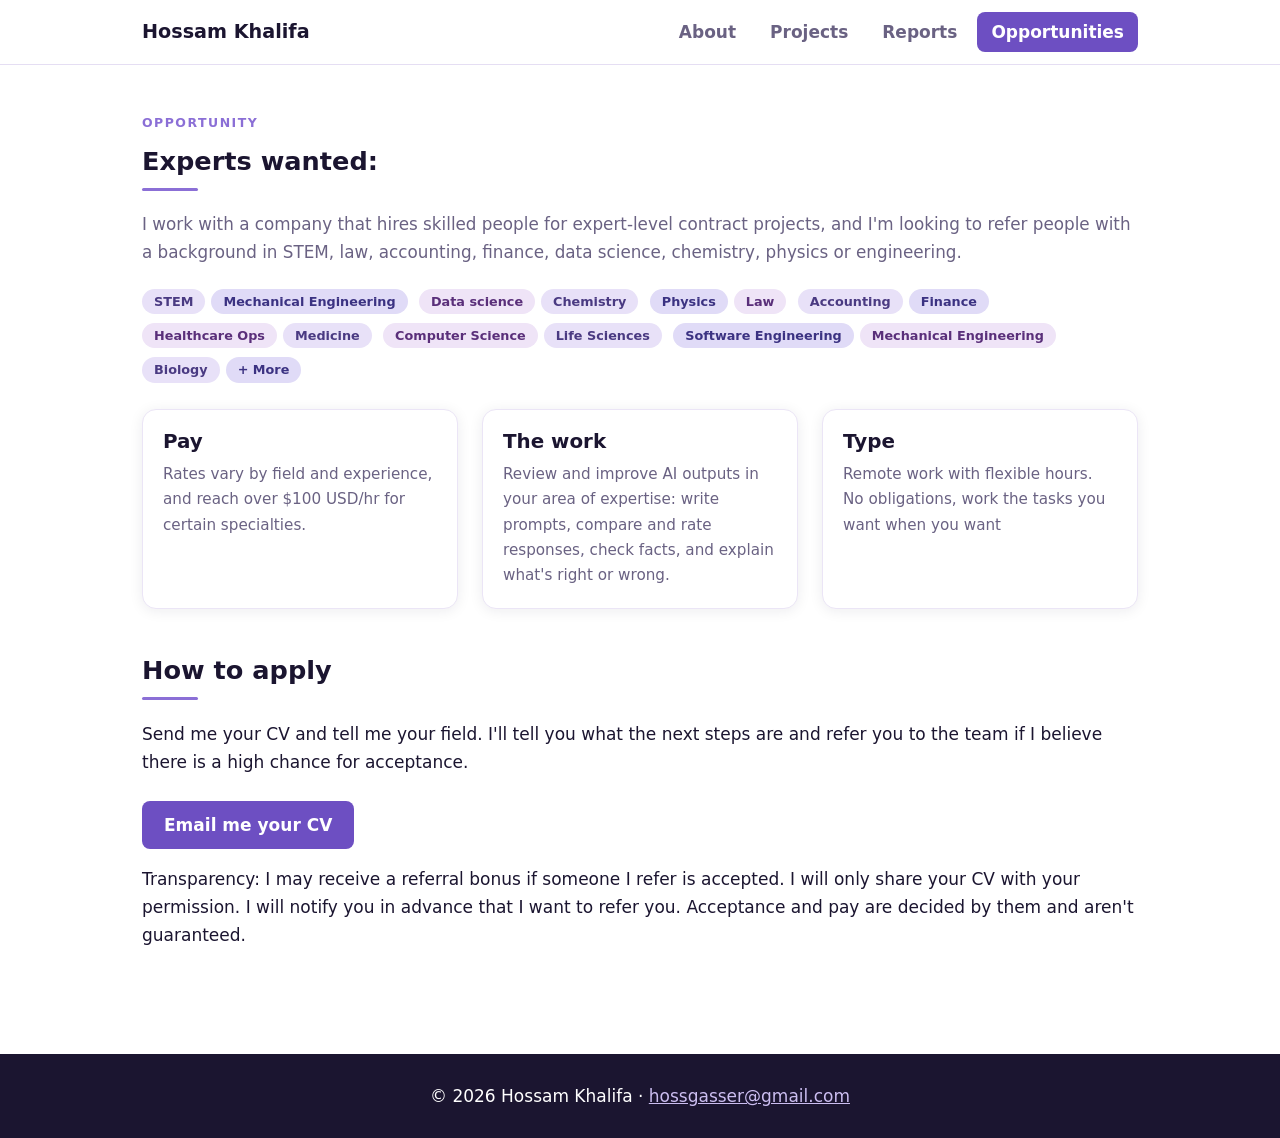
<file: opportunities.html>
<!doctype html>
<html lang="en">
  <head>
    <meta charset="utf-8" />
    <meta name="viewport" content="width=device-width, initial-scale=1" />
    <title>Opportunities — Hossam Khalifa</title>
    <link rel="stylesheet" href="style.css" />
    <link rel="icon" type="image/svg+xml" href="images/logo-hgk.svg" />
    <meta property="og:type" content="website" />
    <meta property="og:url" content="https://hossamgasser.github.io/opportunities.html" />
    <meta property="og:title" content="Expert contract work: referrals open | Hossam G. Khalifa" />
    <meta
      property="og:description"
      content="Looking for people in STEM, law, accounting, finance, data science and engineering. Send me your CV to find out more."
    />
    <meta property="og:image" content="https://hossamgasser.github.io/images/og-opportunities.png" />
  </head>
  <body>
    <header>
      <nav>
        <a class="brand" href="index.html">Hossam Khalifa</a>
        <a class="l" href="index.html">About</a>
        <a class="l" href="projects.html">Projects</a>
        <a class="l" href="reports.html">Reports</a>
        <a class="l on" href="opportunities.html">Opportunities</a>
      </nav>
    </header>

    <section>
        <div class="wrap">
            <p class="eyebrow">Opportunity</p>
            <h2>Experts wanted:</h2>
            <p class="lead">
                I work with a company that hires skilled people for expert-level contract projects, and I'm
                looking to refer people with a background in STEM, law, accounting, finance, data science,
                chemistry, physics or engineering.
            </p>

            <div style="margin: 20px 0">
            <span class="tag">STEM</span><span class="tag b">Mechanical Engineering</span>
            <span class="tag y">Data science</span><span class="tag">Chemistry</span>
            <span class="tag b">Physics</span><span class="tag y">Law</span>
            <span class="tag">Accounting</span><span class="tag b">Finance</span>
            <span class="tag y">Healthcare Ops</span><span class="tag">Medicine</span>
            <span class="tag y">Computer Science</span><span class="tag">Life Sciences</span>
            <span class="tag b">Software Engineering</span><span class="tag y">Mechanical Engineering</span>
            <span class="tag">Biology</span><span class="tag b">+ More</span>

            </div>

            <div class="grid">
            <div class="card"><div class="body">
                <h3>Pay</h3>
                <p>Rates vary by field and experience, and reach over $100 USD/hr for certain specialties.</p>
            </div></div>
            <div class="card"><div class="body">
                <h3>The work</h3>
                <p>Review and improve AI outputs in your area of expertise: write prompts, compare and rate responses, check facts, and explain what's right or wrong.</p>
            </div></div>
            <div class="card"><div class="body">
                <h3>Type</h3>
                <p>Remote work with flexible hours. No obligations, work the tasks you want when you want</p>
            </div></div>
            </div>

            <h2 style="margin-top: 40px">How to apply</h2>
            <p>
            Send me your CV and tell me your field. I'll tell you what the next steps are and refer you
            to the team if I believe there is a high chance for acceptance.
            </p>
            <a class="btn" href="mailto:hossgasser@gmail.com?subject=CV%20for%20referral">Email me your CV</a>
            <p class="meta" style="margin-top: 16px">
            Transparency: I may receive a referral bonus if someone I refer is accepted. I will only share
            your CV with your permission. I will notify you in advance that I want to refer you. Acceptance and pay are
            decided by them and aren't guaranteed.
            </p>
        </div>
    </section>


    <footer>
      <div class="wrap">
        © 2026 Hossam Khalifa · <a href="mailto:hossgasser@gmail.com">hossgasser@gmail.com</a>
      </div>
    </footer>
  </body>
</html>
</file>
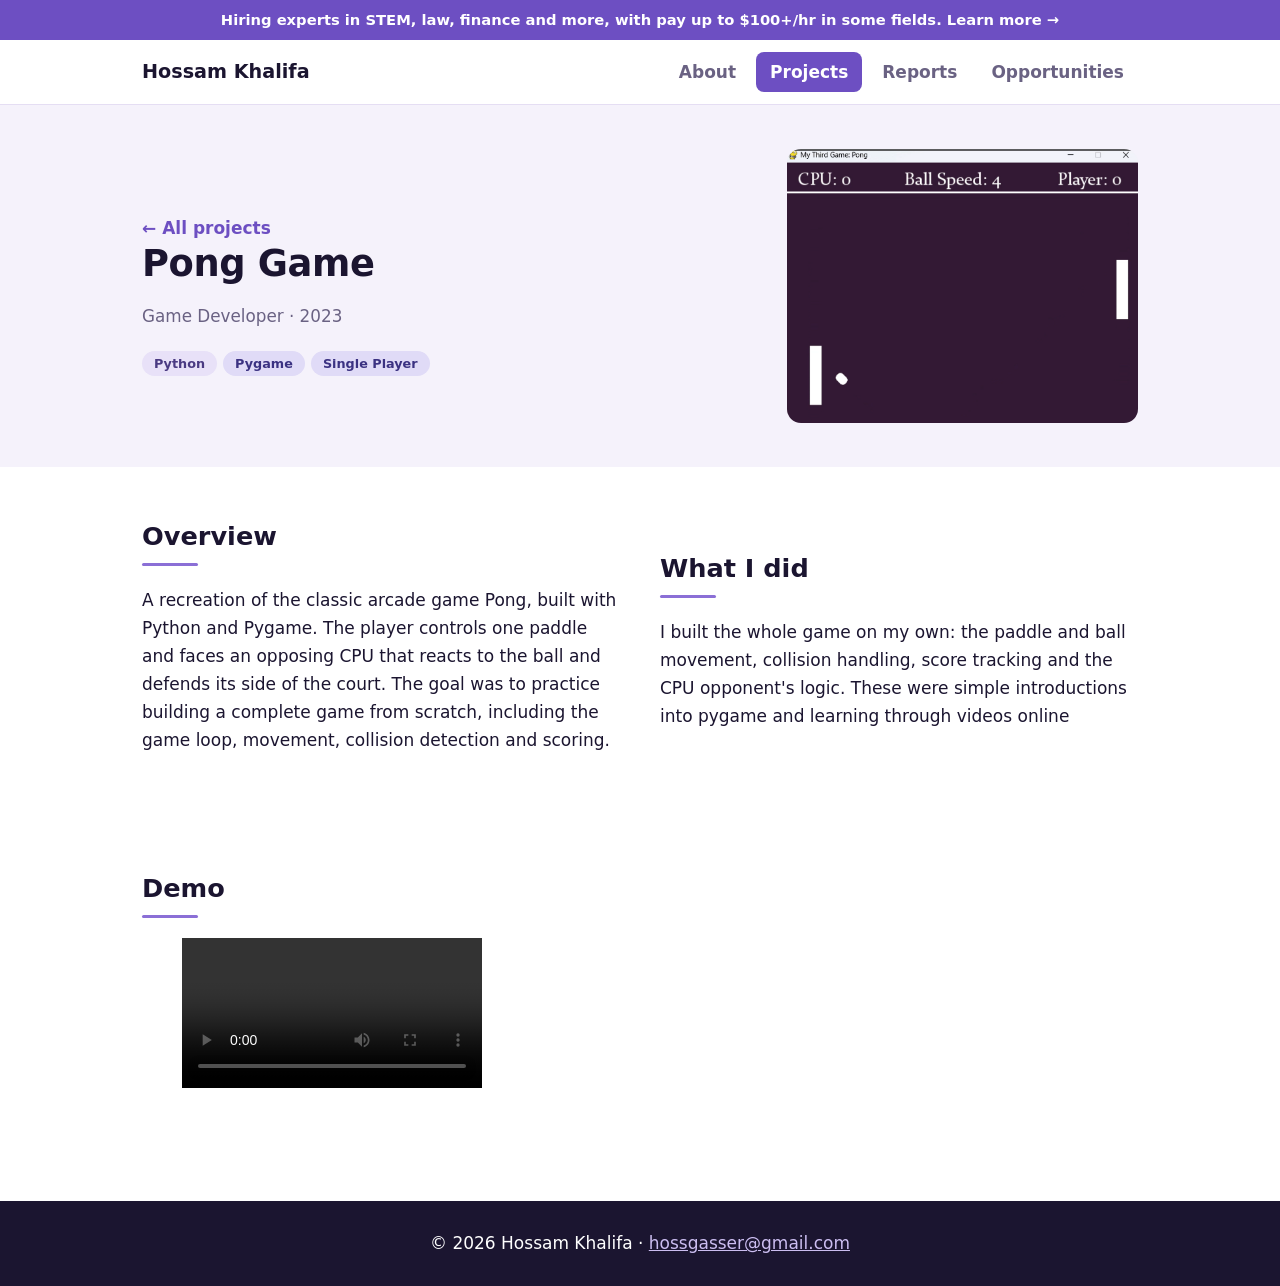
<file: PongGame.html>
<!doctype html>
<html lang="en">
  <head>
    <meta charset="utf-8" />
    <meta name="viewport" content="width=device-width, initial-scale=1" />
    <title>Pong Game — Hossam Khalifa</title>
    <link rel="stylesheet" href="style.css" />
    <link rel="icon" type="image/svg+xml" href="images/logo-hgk.svg" />
  </head>
  <body>
    <a class="promo" href="opportunities.html">
      Hiring experts in STEM, law, finance and more, with pay up to $100+/hr in some fields. Learn more →
    </a>
    <header>
      <nav>
        <a class="brand" href="index.html">Hossam Khalifa</a>
        <a class="l" href="index.html">About</a>
        <a class="l on" href="projects.html">Projects</a>
        <a class="l" href="reports.html">Reports</a>
        <a class="l" href="opportunities.html">Opportunities</a>
      </nav>
    </header>

    <!-- Project header -->
    <div class="hero">
      <div class="wrap">
        <div>
          <a class="back" href="projects.html">← All projects</a>
          <h1>Pong Game</h1>
          <p class="lead">Game Developer · 2023</p>
          <span class="tag">Python</span><span class="tag b">Pygame</span><span class="tag b">Single Player</span>
        </div>
          <img class="photo" src="images/PongGame_logo.png" alt="Pong game logo" />
      </div>
    </div>
    <!-- Overview -->
    <section>
      <div class="wrap two">
        <div>
          <h2>Overview</h2>
          <p>  A recreation of the classic arcade game Pong, built with Python and Pygame. The player controls
          one paddle and faces an opposing CPU that reacts to the ball and defends its side of the court.
          The goal was to practice building a complete game from scratch, including the game loop,
          movement, collision detection and scoring.</p>
        </div>
        <div>                  
          <h2 style="margin-top: 32px">What I did</h2>
          <p>  I built the whole game on my own: the paddle and ball movement, collision handling, score
          tracking and the CPU opponent's logic. These were simple introductions into pygame and learning through videos online </p>
        </div>
      </div>
    </section>
    <!-- Demo video and outcome -->
    <section>
      <div class="wrap">
        <h2>Demo</h2>
        <figure>
          <video controls preload="metadata">
            <source src="videos/pong.mp4" type="video/mp4" />
          </video>
        </figure>
      </div>
    </section>
    <footer>
      <div class="wrap">
        © 2026 Hossam Khalifa · <a href="mailto:hossgasser@gmail.com">hossgasser@gmail.com</a>
      </div>
    </footer>
  </body>
</html>
</file>
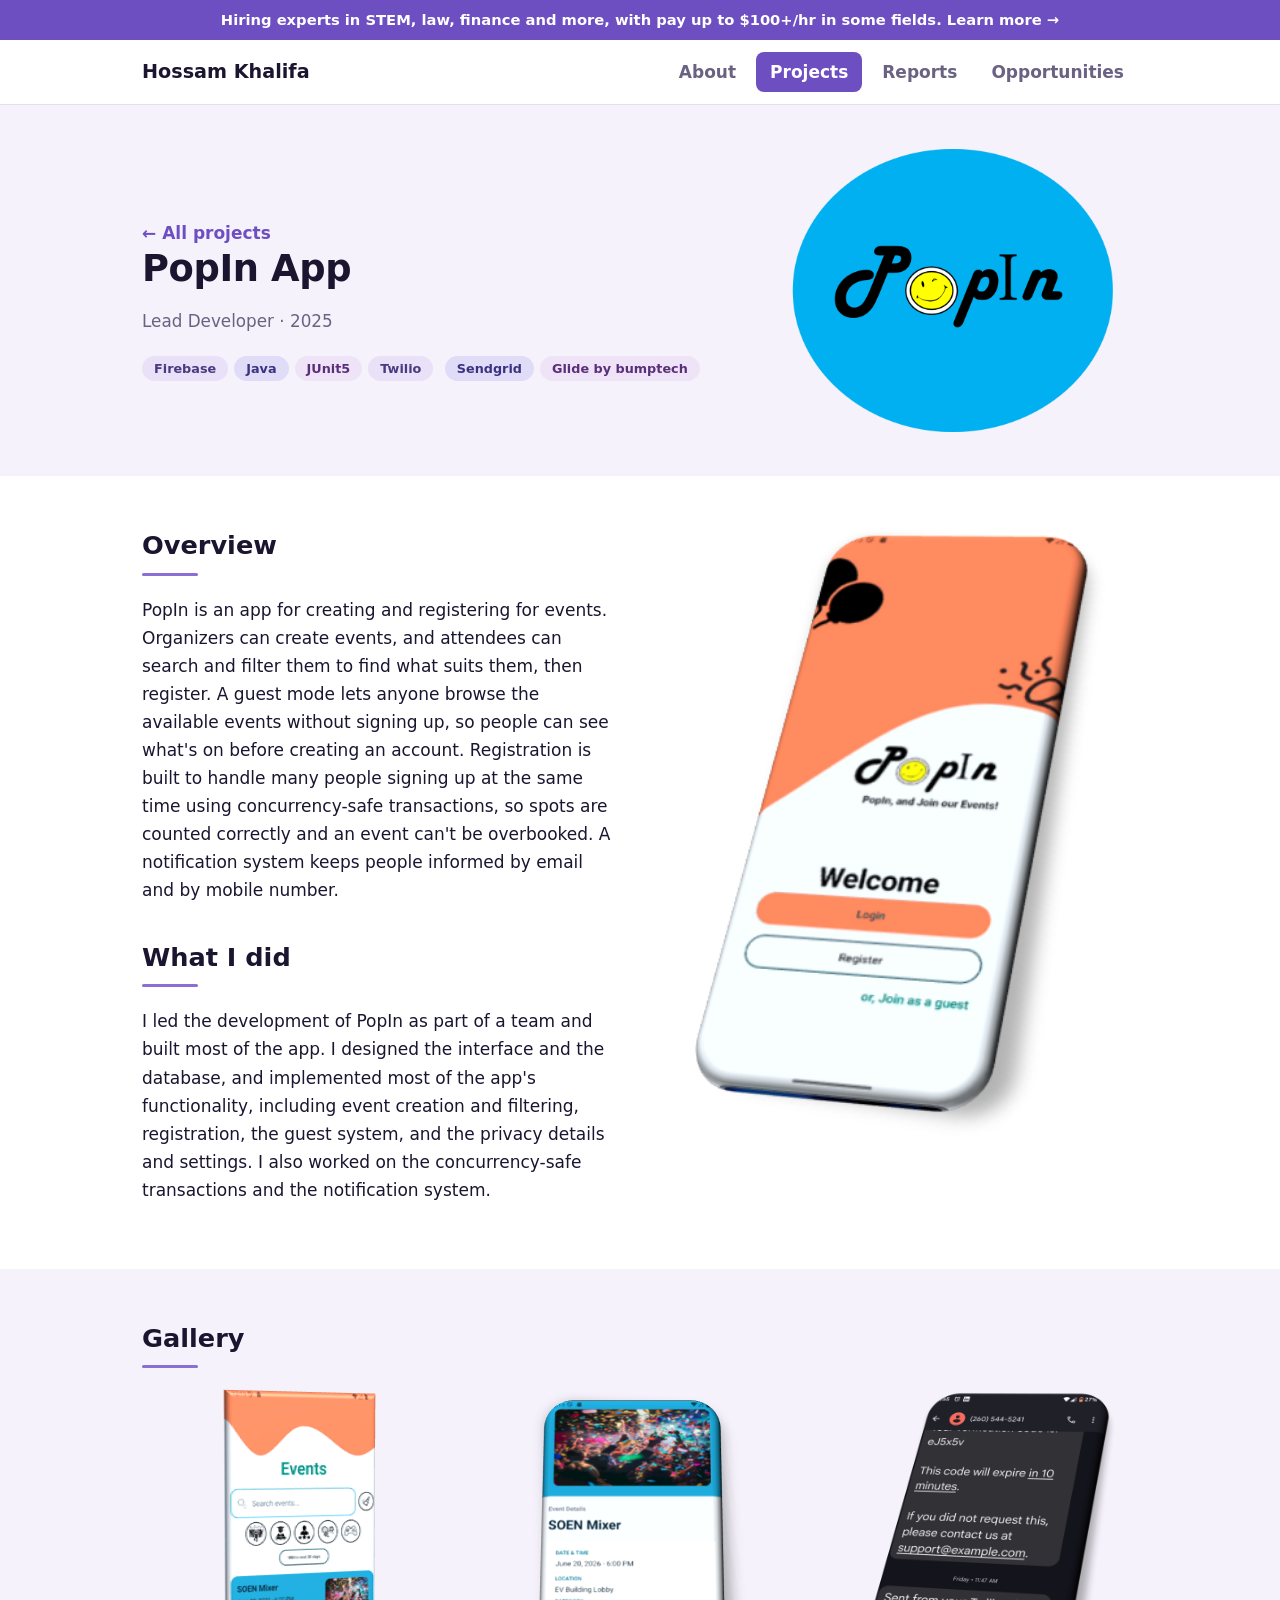
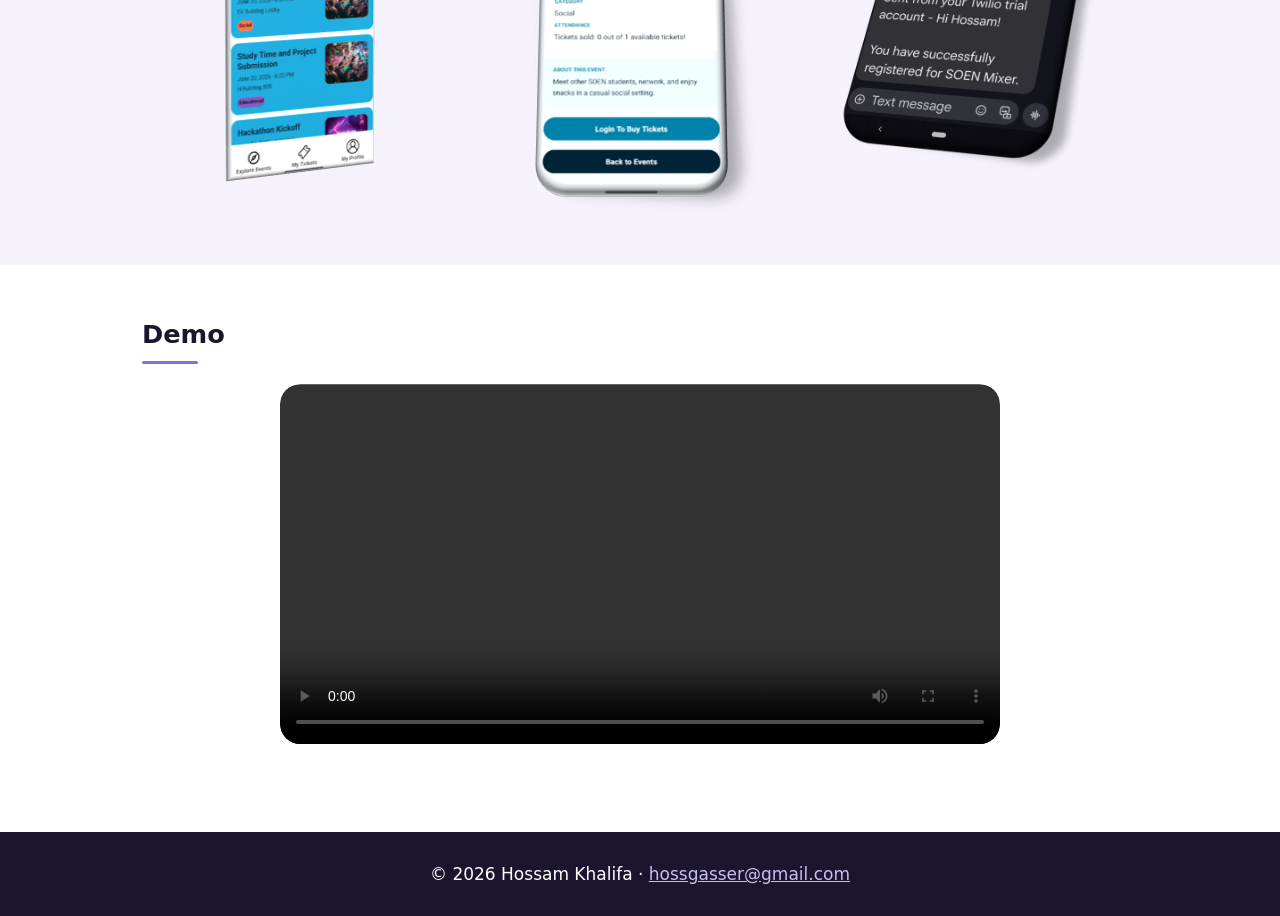
<file: PopIn.html>
<!doctype html>
<html lang="en">
  <head>
    <meta charset="utf-8" />
    <meta name="viewport" content="width=device-width, initial-scale=1" />
    <title>PopIn App — Hossam Khalifa</title>
    <link rel="stylesheet" href="style.css" />
    <link rel="icon" type="image/svg+xml" href="images/logo-hgk.svg" />
  </head>
  <body>
    <a class="promo" href="opportunities.html">
      Hiring experts in STEM, law, finance and more, with pay up to $100+/hr in some fields. Learn more →
    </a>
    <header>
      <nav>
        <a class="brand" href="index.html">Hossam Khalifa</a>
        <a class="l" href="index.html">About</a>
        <a class="l on" href="projects.html">Projects</a>
        <a class="l" href="reports.html">Reports</a>
        <a class="l" href="opportunities.html">Opportunities</a>
      </nav>
    </header>

    <!-- Project header -->
    <div class="hero">
      <div class="wrap">
        <div>
          <a class="back" href="projects.html">← All projects</a>
          <h1>PopIn App</h1>
          <p class="lead">Lead Developer · 2025</p>
          <span class="tag">Firebase</span><span class="tag b">Java</span
          ><span class="tag y">JUnit5</span><span class="tag">Twilio</span>
          <span class="tag b">Sendgrid</span><span class="tag y">Glide by bumptech</span>
        </div>
          <img
          src="images/PopIn_logo.png"
          alt="PopIn logo"
          />
        </div>
    </div>
    <!-- Overview -->
    <section>
      <div class="wrap two">
        <div>
          <h2>Overview</h2>
          <p>
              PopIn is an app for creating and registering for events. Organizers can create events, and
              attendees can search and filter them to find what suits them, then register. A guest mode lets
              anyone browse the available events without signing up, so people can see what's on before
              creating an account. Registration is built to handle many people signing up at the same time using
              concurrency-safe transactions, so spots are counted correctly and an event can't be overbooked. A
              notification system keeps people informed by email and by mobile number.
          </p>
          <h2 style="margin-top: 32px">What I did</h2>
          <p>
              I led the development of PopIn as part of a team and built most of the app. I designed the
              interface and the database, and implemented most of the app's functionality, including event
              creation and filtering, registration, the guest system, and the privacy details and settings. I
              also worked on the concurrency-safe transactions and the notification system.
          </p>
        </div>
        <div><img
            src="images/PopIn_img0.png"
            alt="Starting Screen PopIn"
            style="width: 100%; height: auto; display: block; border-radius: 14px"
          /></div>
      </div>
    </section>
    <!-- Image gallery -->
    <section class="band">
      <div class="wrap">
        <h2>Gallery</h2>
        <div class="grid">
          <img class="mockup" src="images/PopIn_img1.png" alt="PopIn Events screen" />
          <img class="mockup" src="images/PopIn_img2.png" alt="PopIn Event details screen" />
          <img class="mockup" src="images/PopIn_img3.png" alt="PopIn SMS Notification" />
        </div>
      </div>
    </section>
    <!-- Demo video and outcome -->
    <section>
      <div class="wrap">
        <h2>Demo</h2>
        <figure style="max-width: 720px; margin: 0 auto">
          <video
            controls
            preload="metadata"
            style="display: block; width: 100%; border-radius: 20px; clip-path: inset(0 round 20px)"
          >
            <source src="videos/PopIn app Demo.mp4" type="video/mp4" />
          </video>
        </figure>
      </div>
    </section>
    <footer>
      <div class="wrap">
        © 2026 Hossam Khalifa · <a href="mailto:hossgasser@gmail.com">hossgasser@gmail.com</a>
      </div>
    </footer>
  </body>
</html>
</file>
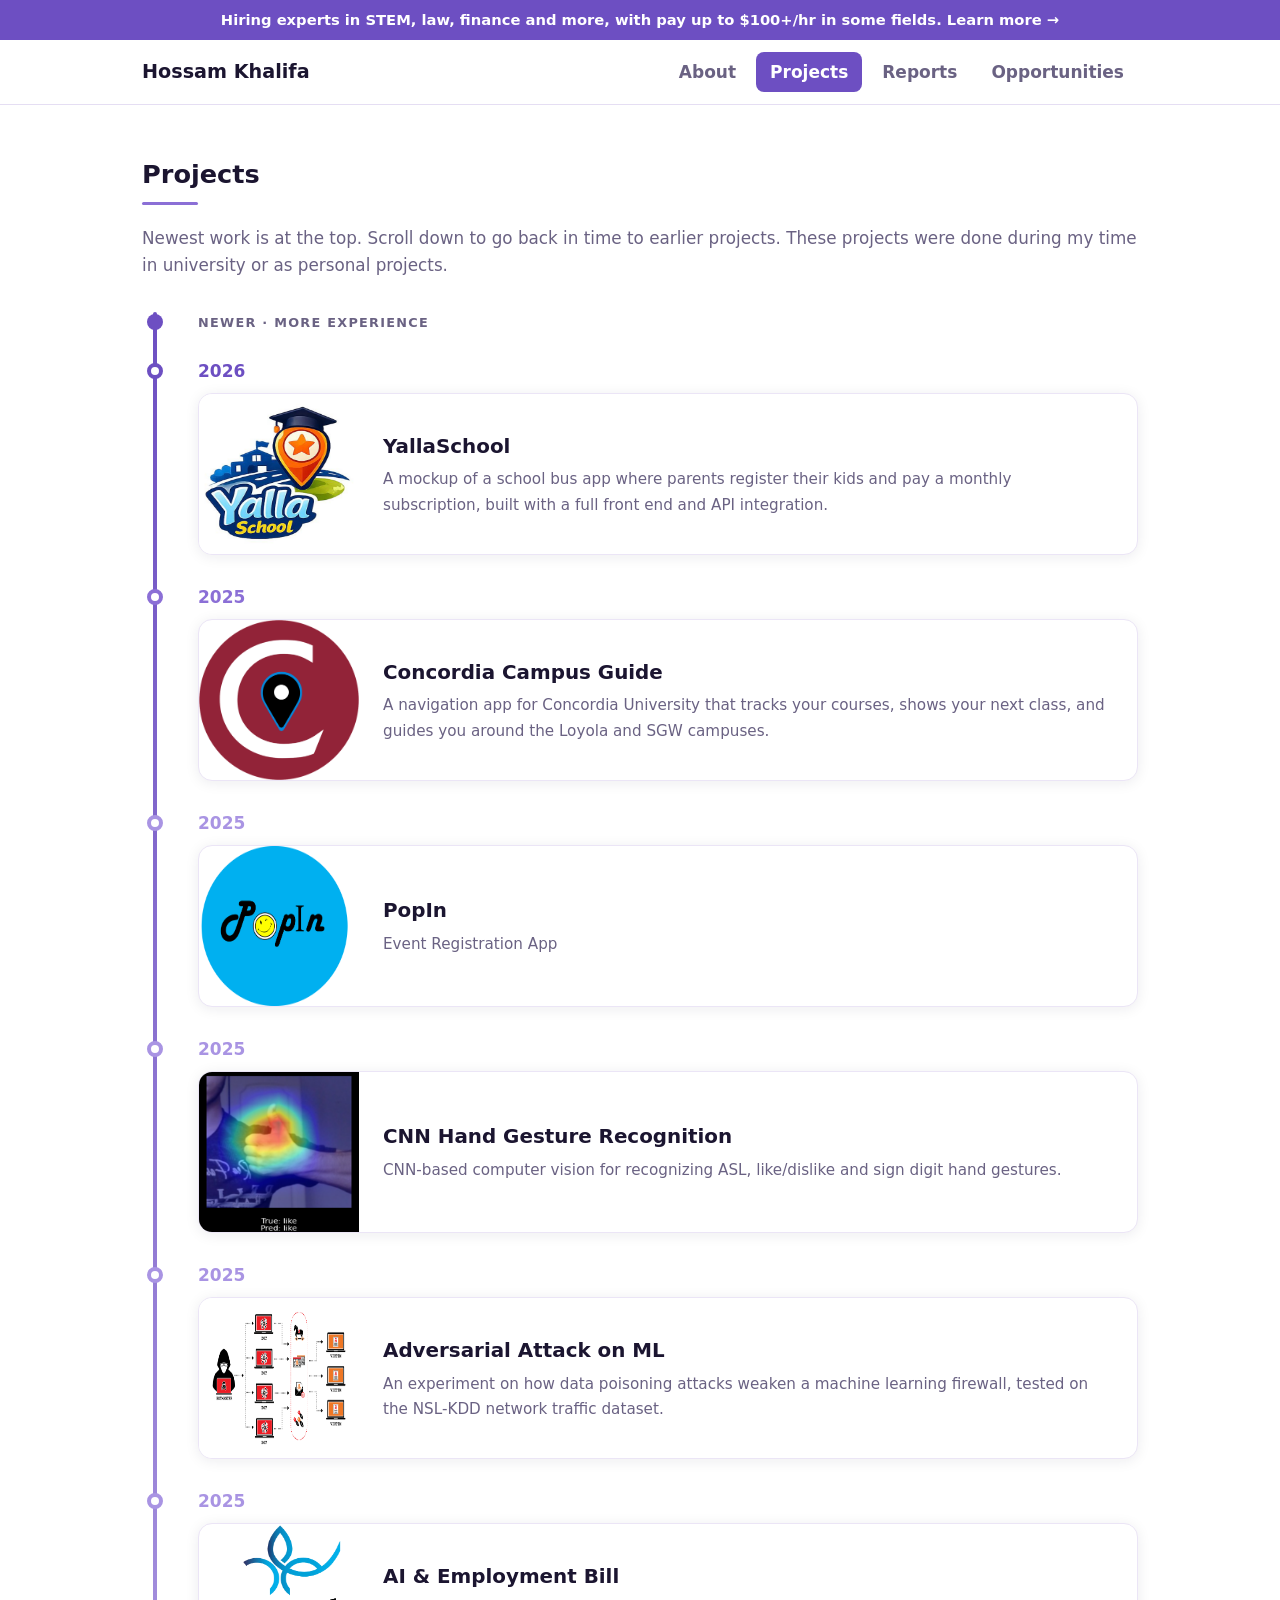
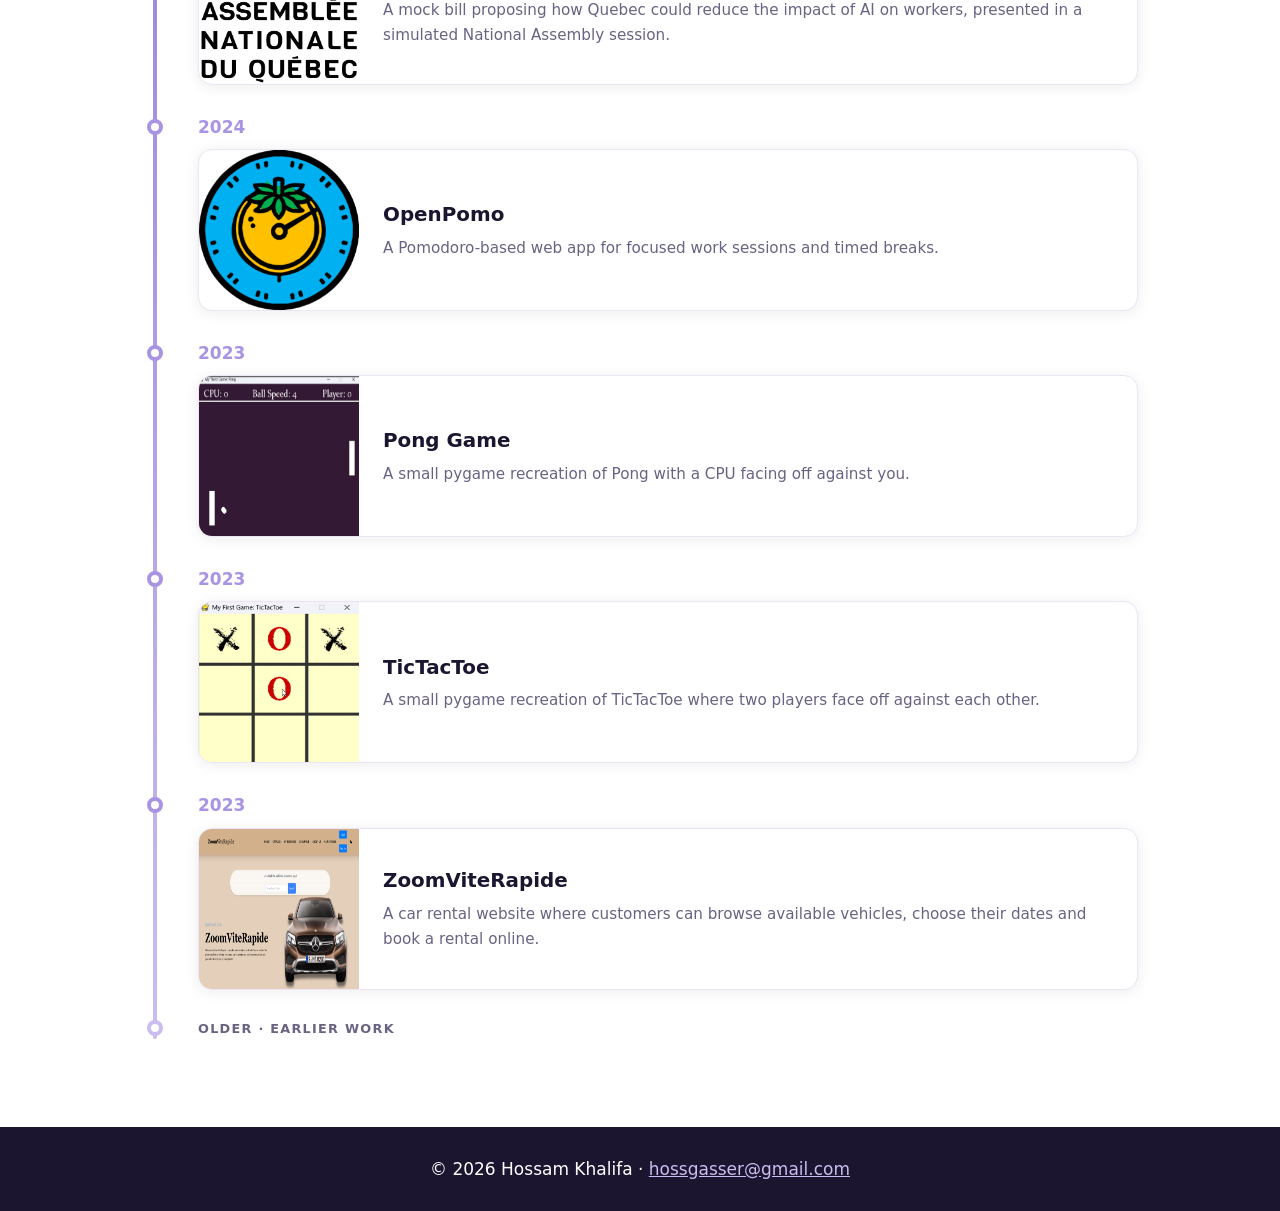
<file: projects.html>
<!doctype html>
<html lang="en">
  <head>
    <meta charset="utf-8" />
    <meta name="viewport" content="width=device-width, initial-scale=1" />
    <title>Projects — Hossam Khalifa</title>
    <link rel="stylesheet" href="style.css" />
    <link rel="icon" type="image/svg+xml" href="images/logo-hgk.svg" />
  </head>
  <body>
    <a class="promo" href="opportunities.html">
      Hiring experts in STEM, law, finance and more, with pay up to $100+/hr in some fields. Learn more →
    </a>
    <header>
      <nav>
        <a class="brand" href="index.html">Hossam Khalifa</a>
        <a class="l" href="index.html">About</a>
        <a class="l on" href="projects.html">Projects</a>
        <a class="l" href="reports.html">Reports</a>
        <a class="l" href="opportunities.html">Opportunities</a>
      </nav>
    </header>
    <section>
      <div class="wrap">
        <h2>Projects</h2>
        <p class="lead">
          Newest work is at the top. Scroll down to go back in time to earlier projects. These projects were done during my time in university or as personal projects.
        </p>

        <!-- Timeline: keep newest first. Copy one <li class="tl-item"> block per project. -->
        <ol class="timeline">
          <li class="tl-end tl-start">Newer · more experience</li>

          <li class="tl-item" style="--shade: #6d4fc2">
            <span class="tl-year">2026</span>
            <a class="card tl-card" href="YallaSchool.html">
              <img class="photo" src="images/YallaSchool_Logo.png" alt="YallaSchool logo" />
              <div class="body">
                <h3>YallaSchool</h3>
                <p>A mockup of a school bus app where parents register their kids and pay a monthly subscription, built with a full front end and API integration.</p>
              </div>
            </a>
          </li>

          <li class="tl-item" style="--shade: #8b6fd6">
            <span class="tl-year">2025</span>
            <a class="card tl-card" href="ConcordiaCampusGuide.html">
              <img class="photo" src="images/ConcordiaCampusGuide_logo.png" alt="ConcordiaCampusGuide logo" />
              <div class="body">
                <h3>Concordia Campus Guide</h3>
                <p>A navigation app for Concordia University that tracks your courses, shows your next class, and guides you around the Loyola and SGW campuses.</p>
              </div>
            </a>
          </li>

          <li class="tl-item" style="--shade: #a994e3">
            <span class="tl-year">2025</span>
            <a class="card tl-card" href="PopIn.html">
              <img class="photo" src="images/PopIn_logo.png" alt="PopIn logo" />
              <div class="body">
                <h3>PopIn</h3>
                <p>Event Registration App</p>
              </div>
            </a>
          </li>

          <li class="tl-item" style="--shade: #a994e3">
            <span class="tl-year">2025</span>
            <a class="card tl-card" href="CNN_HGR.html">
              <img class="photo" src="images/CNN_logo.png" alt="CNN logo" />
              <div class="body">
                <h3>CNN Hand Gesture Recognition</h3>
                <p>CNN-based computer vision for recognizing ASL, like/dislike and sign digit hand gestures.</p>
              </div>
            </a>
          </li>

          <li class="tl-item" style="--shade: #a994e3">
            <span class="tl-year">2025</span>
            <a class="card tl-card" href="Adversarial_Attack_ML.html">
              <img class="photo" src="images/Adversarial_Attack_ML_Logo.png" alt="Adversarial Attack on ML logo" />
              <div class="body">
                <h3>Adversarial Attack on ML</h3>
                <p>An experiment on how data poisoning attacks weaken a machine learning firewall, tested on the NSL-KDD network traffic dataset.</p>
              </div>
            </a>
          </li>

          <li class="tl-item" style="--shade: #a994e3">
            <span class="tl-year">2025</span>
            <a class="card tl-card" href="National_Assembly_Quebec_Bill.html">
              <img class="photo" src="images/National_Assembly_Quebec_logo.png" alt="National Assembly Quebec logo" />
              <div class="body">
                <h3>AI &amp; Employment Bill</h3>
                <p>A mock bill proposing how Quebec could reduce the impact of AI on workers, presented in a simulated National Assembly session.</p>
              </div>
            </a>
          </li>


          <li class="tl-item" style="--shade: #a994e3">
            <span class="tl-year">2024</span>
            <a class="card tl-card" href="OpenPomo.html">
              <img class="photo" src="images/OpenPomo_Logo.png" alt="OpenPomo logo" />
              <div class="body">
                <h3>OpenPomo</h3>
                <p>A Pomodoro-based web app for focused work sessions and timed breaks.</p>
              </div>
            </a>
          </li>

          <li class="tl-item" style="--shade: #a994e3">
            <span class="tl-year">2023</span>
            <a class="card tl-card" href="PongGame.html">
              <img class="photo" src="images/PongGame_logo.png" alt="Pong Game logo" />
              <div class="body">
                <h3>Pong Game</h3>
                <p>A small pygame recreation of Pong with a CPU facing off against you.</p>
              </div>
            </a>
          </li>

          <li class="tl-item" style="--shade: #a994e3">
            <span class="tl-year">2023</span>
            <a class="card tl-card" href="TicTacToe.html">
              <img class="photo" src="images/TicTacToe_logo.png" alt="TicTacToe logo" />
              <div class="body">
                <h3>TicTacToe</h3>
                <p>A small pygame recreation of TicTacToe where two players face off against each other.</p>
              </div>
            </a>
          </li>

          <li class="tl-item" style="--shade: #a994e3">
            <span class="tl-year">2023</span>
            <a class="card tl-card" href="ZoomViteRapide.html">
              <img class="photo" src="images/ZoomViteRapide_logo.png" alt="ZoomViteRapide logo"/>
              <div class="body">
                <h3>ZoomViteRapide</h3>
                <p>A car rental website where customers can browse available vehicles, choose their dates and book a rental online.</p>
              </div>
            </a>
          </li>

          <li class="tl-end tl-finish">Older · earlier work</li>
        </ol>
      </div>
    </section>
    <footer>
      <div class="wrap">
        © 2026 Hossam Khalifa · <a href="mailto:hossgasser@gmail.com">hossgasser@gmail.com</a>
      </div>
    </footer>
  </body>
</html>
</file>
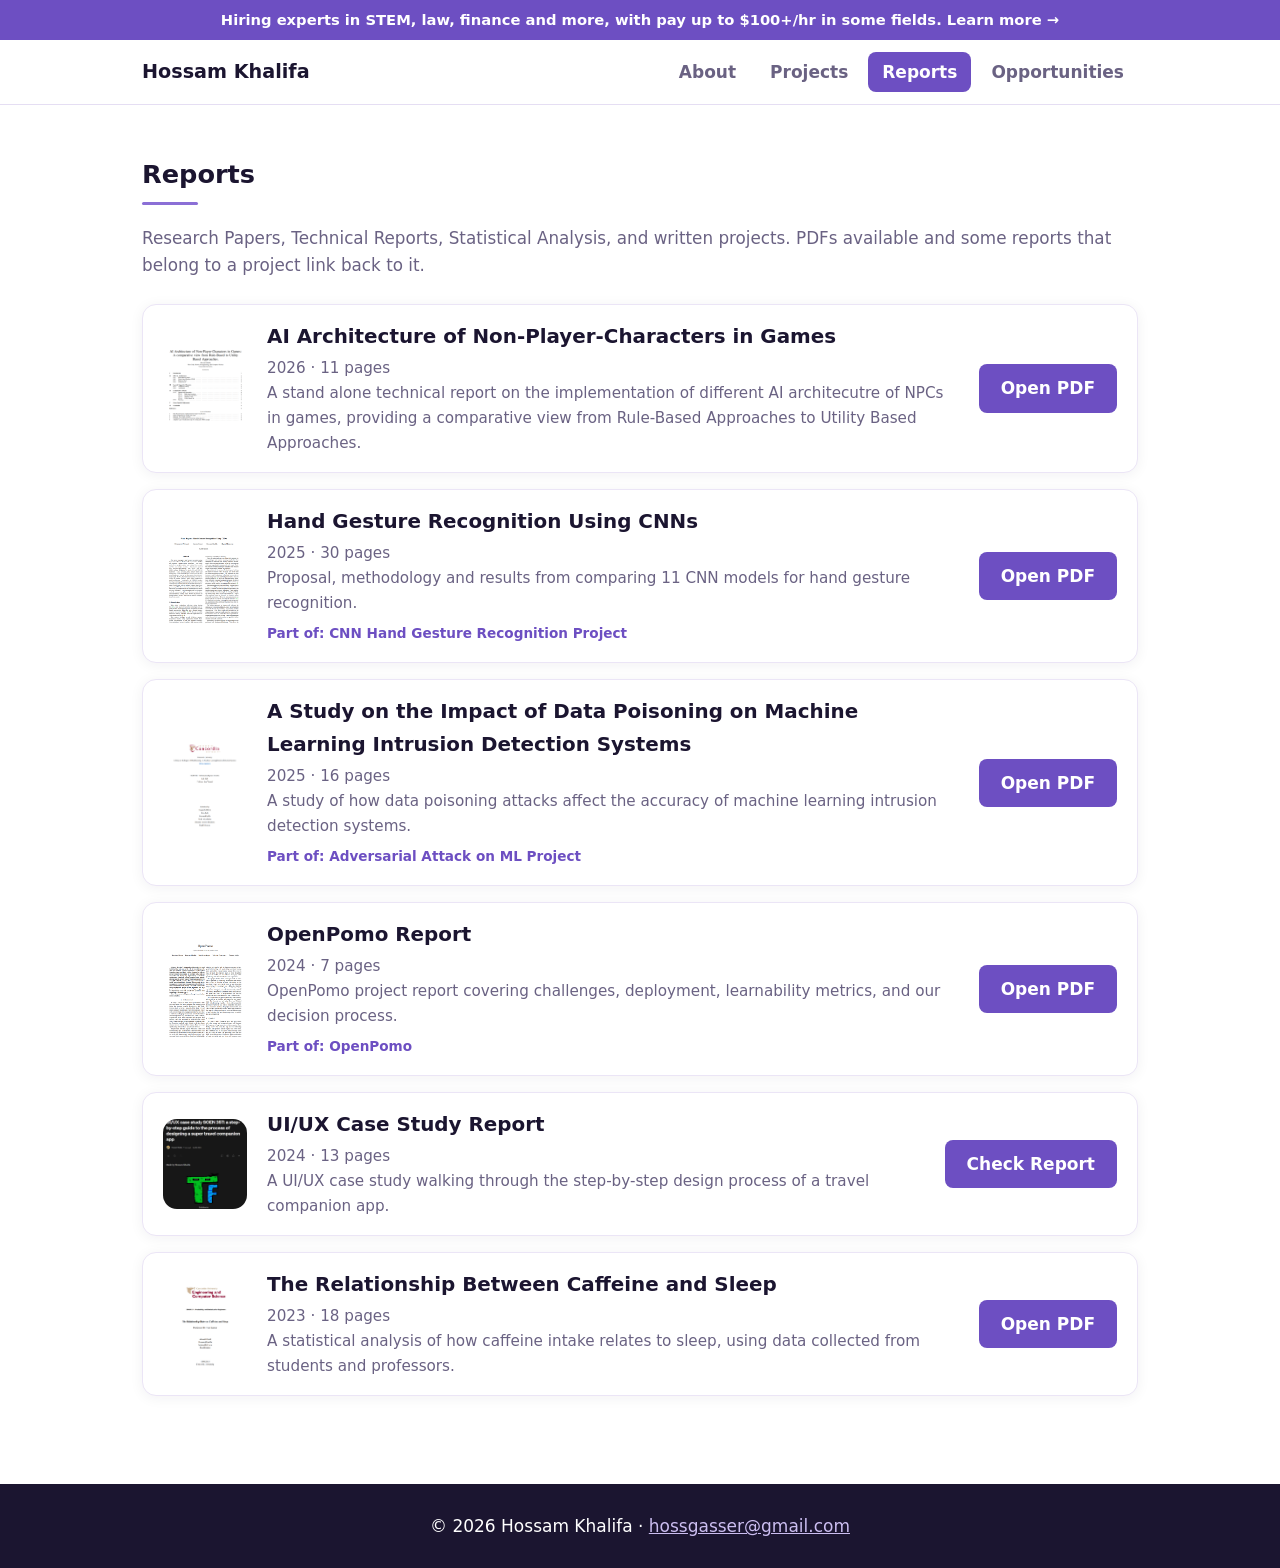
<file: reports.html>
<!doctype html>
<html lang="en">
  <head>
    <meta charset="utf-8" />
    <meta name="viewport" content="width=device-width, initial-scale=1" />
    <title>Reports — Hossam Khalifa</title>
    <link rel="stylesheet" href="style.css" />
    <link rel="icon" type="image/svg+xml" href="images/logo-hgk.svg" />
  </head>
  <body>
    <a class="promo" href="opportunities.html">
      Hiring experts in STEM, law, finance and more, with pay up to $100+/hr in some fields. Learn more →
    </a>
    <header>
      <nav>
        <a class="brand" href="index.html">Hossam Khalifa</a>
        <a class="l" href="index.html">About</a>
        <a class="l" href="projects.html">Projects</a>
        <a class="l on" href="reports.html">Reports</a>
        <a class="l" href="opportunities.html">Opportunities</a>
      </nav>
    </header>
    <section>
      <div class="wrap">
        <h2>Reports</h2>
        <p class="lead">
          Research Papers, Technical Reports, Statistical Analysis, and written projects. PDFs available and some reports that belong to a project link back to it.
        </p>
        <!-- Reports list. Copy a .rep block per report; keep the "from" link only if it belongs to a project -->
        <div class="reps">
          <div class="rep">
            <img src="images/AI_Architecture_NPC_Report_Cover.png" alt="Cover of AI Architecture NPC Report" />
            <div>
              <h3>AI Architecture of Non-Player-Characters in Games</h3>
              <p>2026 · 11 pages</p>
              <p>A stand alone technical report on the implementation of different AI architecutre of NPCs in games, providing a comparative view from Rule-Based Approaches to Utility Based Approaches.</p>
            </div>
            <a class="btn" href="reports/AI_Architecture_NPC Report.pdf">Open PDF</a>
          </div>





          <div class="rep">
            <img src="images/CNN_HGR_Report_Cover.png" alt="Cover of CNN Report" />
            <div>
              <h3>Hand Gesture Recognition Using CNNs</h3>
              <p>2025 · 30 pages</p>
              <p>Proposal, methodology and results from comparing 11 CNN models for hand gesture recognition.</p>
              <a class="from" href="CNN_HGR.html">Part of: CNN Hand Gesture Recognition Project </a>
            </div>
            <a class="btn" href="reports/CNN_HGR Report.pdf">Open PDF</a>
          </div>




          <div class="rep">
            <img src="images/Data_Poisoning_ML_Report_Cover.png" alt="Cover of Data Poisoning ML Report" />
            <div>
              <h3>A Study on the Impact of Data Poisoning on Machine Learning Intrusion Detection Systems</h3>
              <p>2025 · 16 pages</p>
              <p>A study of how data poisoning attacks affect the accuracy of machine learning intrusion detection systems.</p>
              <a class="from" href="Adversarial_Attack_ML.html">Part of: Adversarial Attack on ML Project</a>
            </div>
            <a class="btn" href="reports/Data_Poisoning_ML Report.pdf">Open PDF</a>
          </div>




          <div class="rep">
            <img src="images/OpenPomo_Report_Cover.png" alt="Cover of OpenPomo Report" />
            <div>
              <h3>OpenPomo Report</h3>
              <p>2024 · 7 pages</p>
              <p>OpenPomo project report covering challenges, deployment, learnability metrics, and our decision process.</p>
              <a class="from" href="OpenPomo.html">Part of: OpenPomo </a>
            </div>
            <a class="btn" href="reports/OpenPomo Report.pdf">Open PDF</a>
          </div>




          <div class="rep">
            <img src="images/UI_UX_Case_Study_Report_Cover.png" alt="Cover of UI/UX Report" />
            <div>
              <h3>UI/UX Case Study Report</h3>
              <p>2024 · 13 pages</p>
              <p>A UI/UX case study walking through the step-by-step design process of a travel companion app.</p>
            </div>
            <a class="btn" href="https://medium.com/@hossgasser/ui-ux-case-study-soen-357-a-step-by-step-guide-to-the-process-of-designing-a-super-travel-e6cd5aeaba9e">Check Report</a>
          </div>




          <div class="rep">
            <img src="images/Caffeine_Sleep_Report_Cover.png" alt="Cover of UI/UX Report" />
            <div>
              <h3>The Relationship Between Caffeine and Sleep</h3>
              <p>2023 · 18 pages</p>
              <p>A statistical analysis of how caffeine intake relates to sleep, using data collected from students and professors.</p>
            </div>
            <a class="btn" href="reports/Caffeine_Sleep Report.pdf">Open PDF</a>
          </div>
        </div>
      </div>
    </section>
    <footer>
      <div class="wrap">
        © 2026 Hossam Khalifa · <a href="mailto:hossgasser@gmail.com">hossgasser@gmail.com</a>
      </div>
    </footer>
  </body>
</html>
</file>
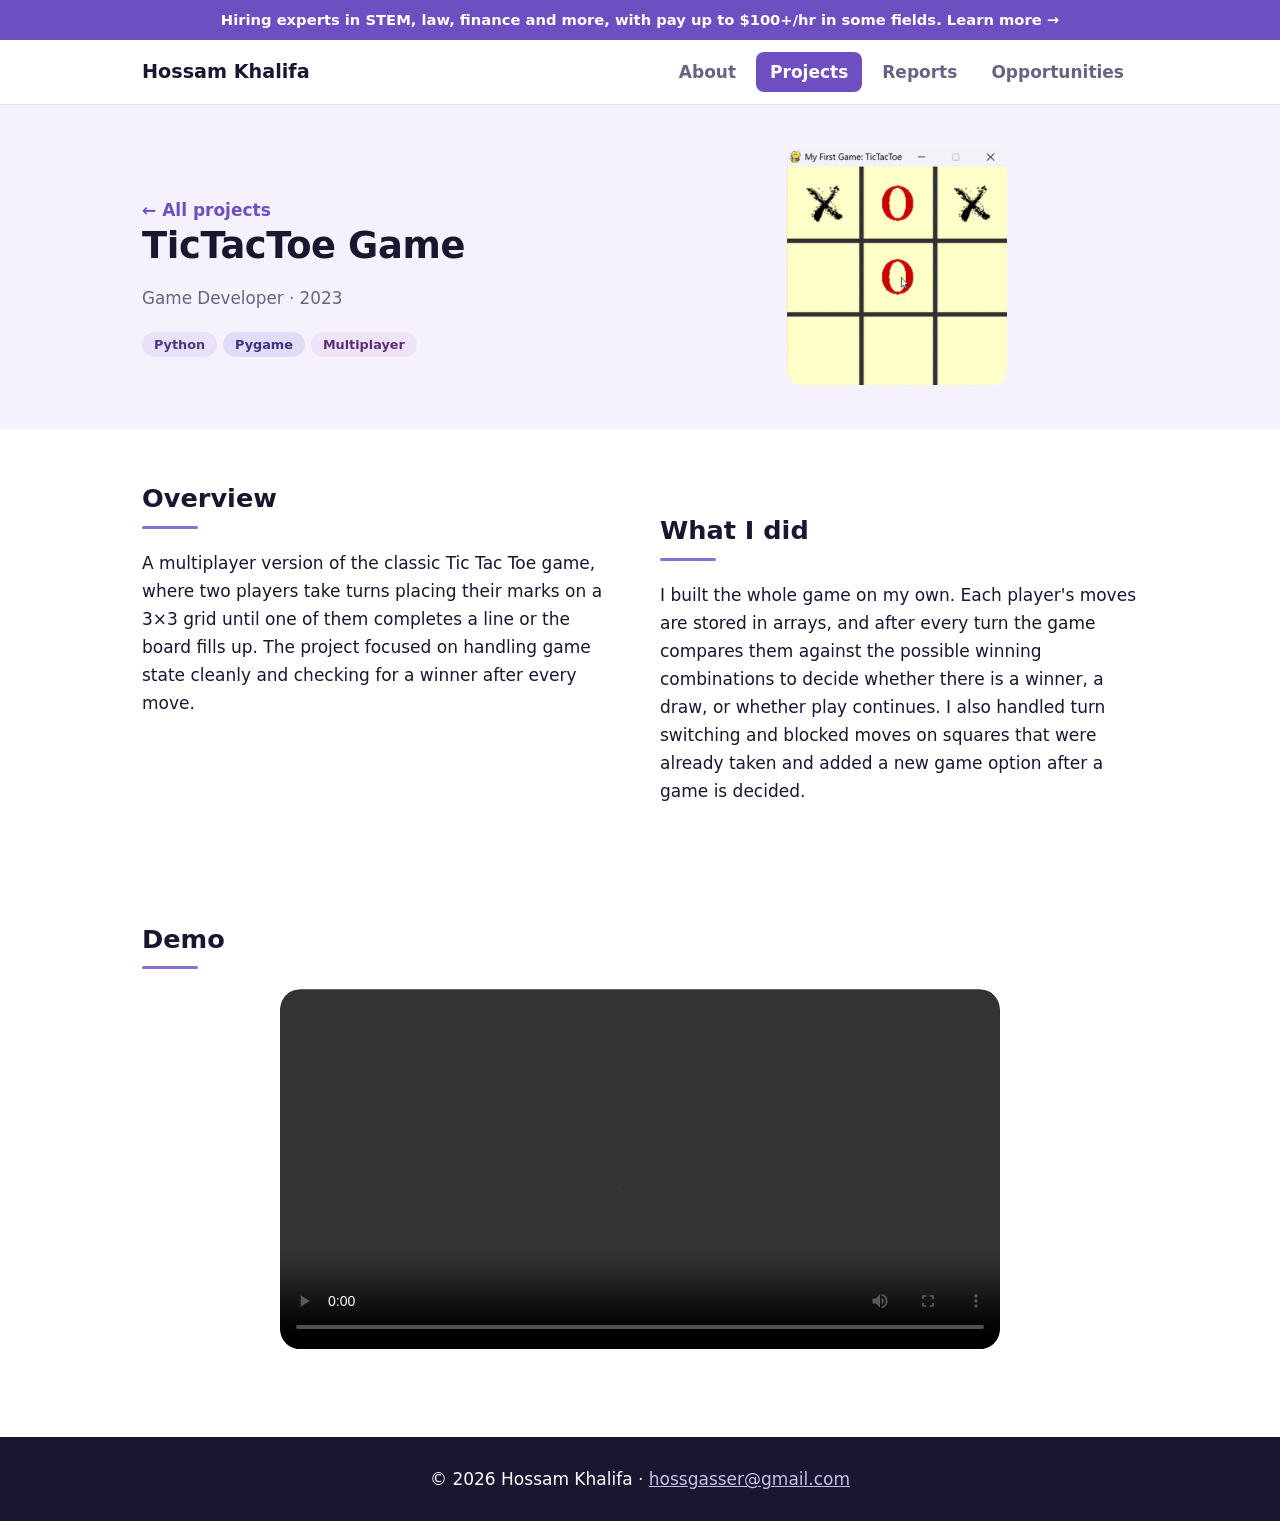
<file: TicTacToe.html>
<!doctype html>
<html lang="en">
  <head>
    <meta charset="utf-8" />
    <meta name="viewport" content="width=device-width, initial-scale=1" />
    <title>TicTacToe — Hossam Khalifa</title>
    <link rel="stylesheet" href="style.css" />
    <link rel="icon" type="image/svg+xml" href="images/logo-hgk.svg" />
  </head>
  <body>
    <a class="promo" href="opportunities.html">
      Hiring experts in STEM, law, finance and more, with pay up to $100+/hr in some fields. Learn more →
    </a>
    <header>
      <nav>
        <a class="brand" href="index.html">Hossam Khalifa</a>
        <a class="l" href="index.html">About</a>
        <a class="l on" href="projects.html">Projects</a>
        <a class="l" href="reports.html">Reports</a>
        <a class="l" href="opportunities.html">Opportunities</a>
      </nav>
    </header>

    <!-- Project header -->
    <div class="hero">
      <div class="wrap">
        <div>
          <a class="back" href="projects.html">← All projects</a>
          <h1>TicTacToe Game</h1>
          <p class="lead">Game Developer · 2023</p>
          <span class="tag">Python</span><span class="tag b">Pygame</span
          ><span class="tag y">Multiplayer</span>
        </div>
          <img class="photo" src="images/TicTacToe_logo.png" alt="TicTacToe logo" 
          style="width: 100%; max-width: 220px; height: auto; object-fit: contain"/>
      </div>
    </div>
    <!-- Overview -->
    <section>
      <div class="wrap two">
        <div>
          <h2>Overview</h2>
          <p> A multiplayer version of the classic Tic Tac Toe game, where two players take turns placing their
              marks on a 3×3 grid until one of them completes a line or the board fills up. The project focused
              on handling game state cleanly and checking for a winner after every move. 
          </p>
        </div>
        <div>                  
          <h2 style="margin-top: 32px">What I did</h2>
          <p>  I built the whole game on my own. Each player's moves are stored in arrays, and after every turn
              the game compares them against the possible winning combinations to decide whether there is a
              winner, a draw, or whether play continues. I also handled turn switching and blocked moves on
              squares that were already taken and added a new game option after a game is decided.
           </p>
        </div>
      </div>
    </section>
    <!-- Demo video and outcome -->
    <section>
      <div class="wrap">
        <h2>Demo</h2>
        <figure style="max-width: 720px; margin: 0 auto">
          <video
            controls
            preload="metadata"
            style="display: block; width: 100%; border-radius: 20px; clip-path: inset(0 round 20px)"
          >
            <source src="videos/tic-tac-toe.mp4" type="video/mp4" />
          </video>
        </figure>
      </div>
    </section>
    <footer>
      <div class="wrap">
        © 2026 Hossam Khalifa · <a href="mailto:hossgasser@gmail.com">hossgasser@gmail.com</a>
      </div>
    </footer>
  </body>
</html>
</file>
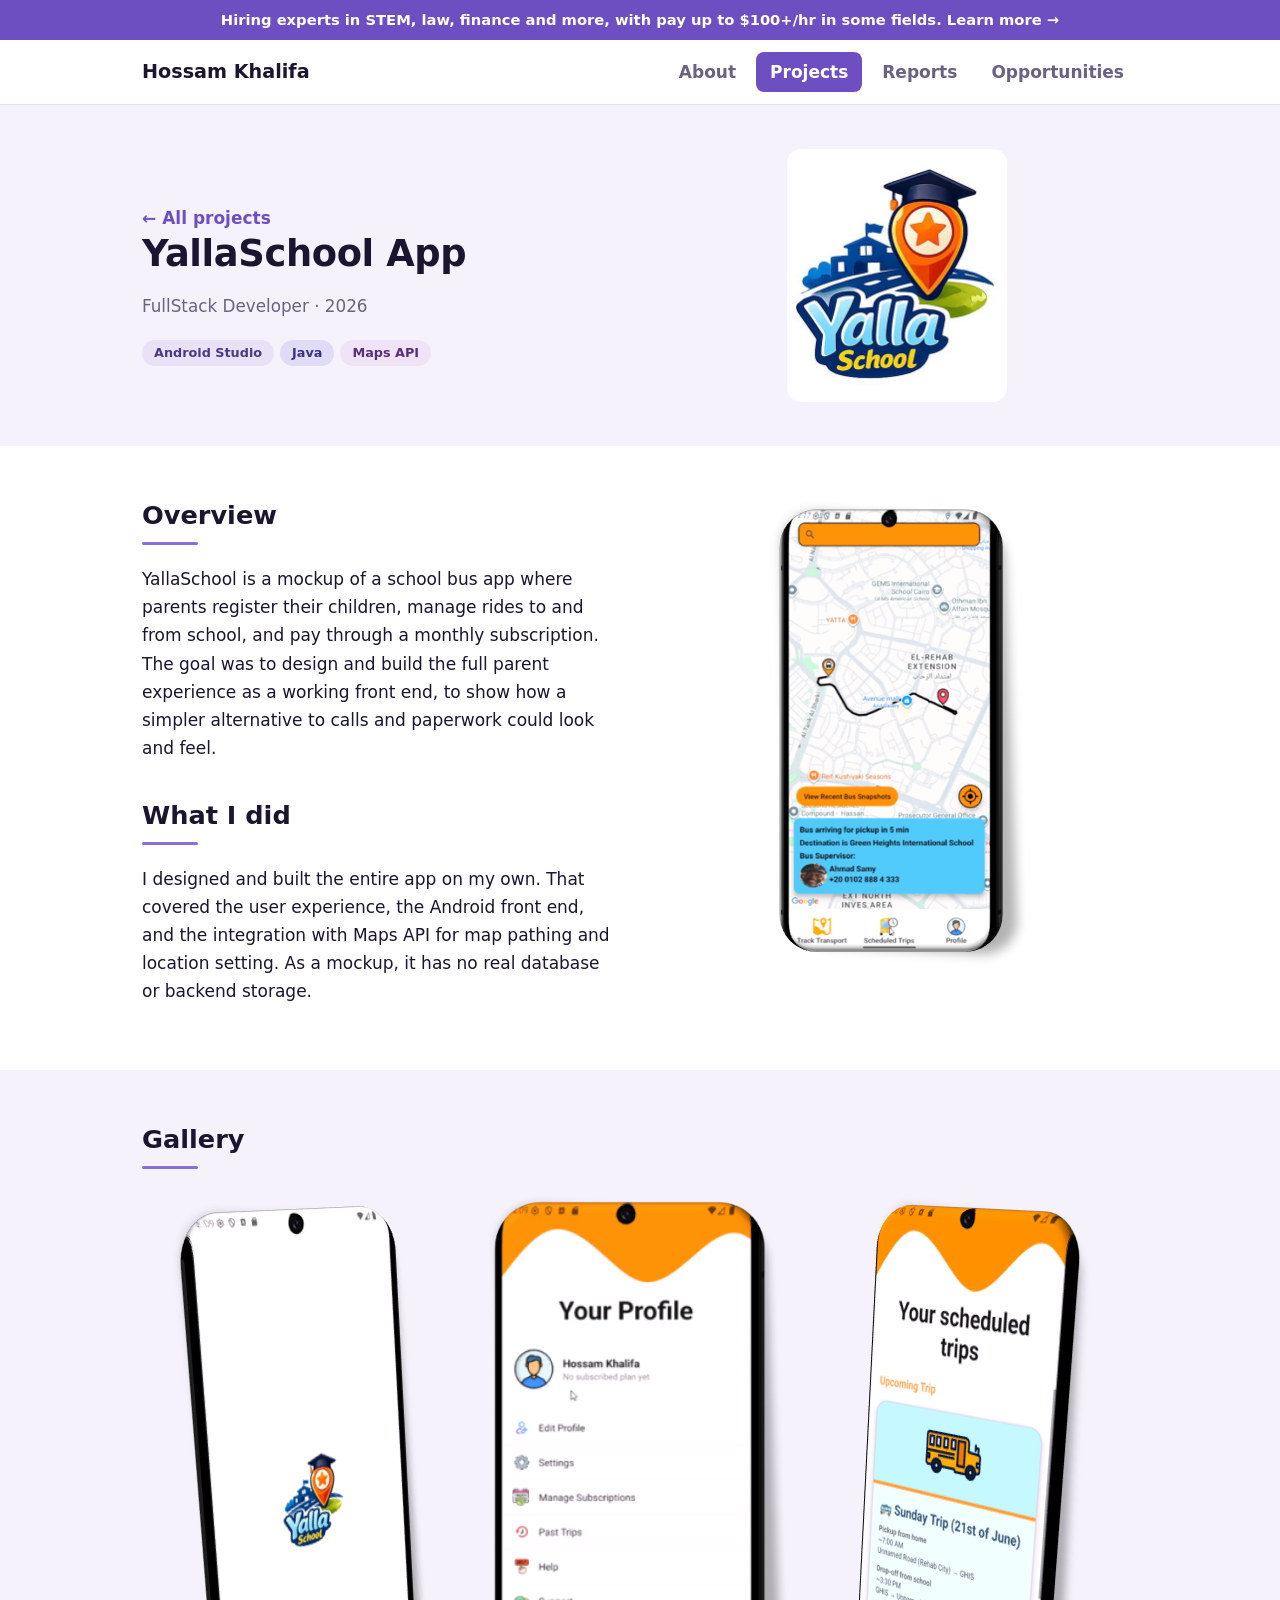
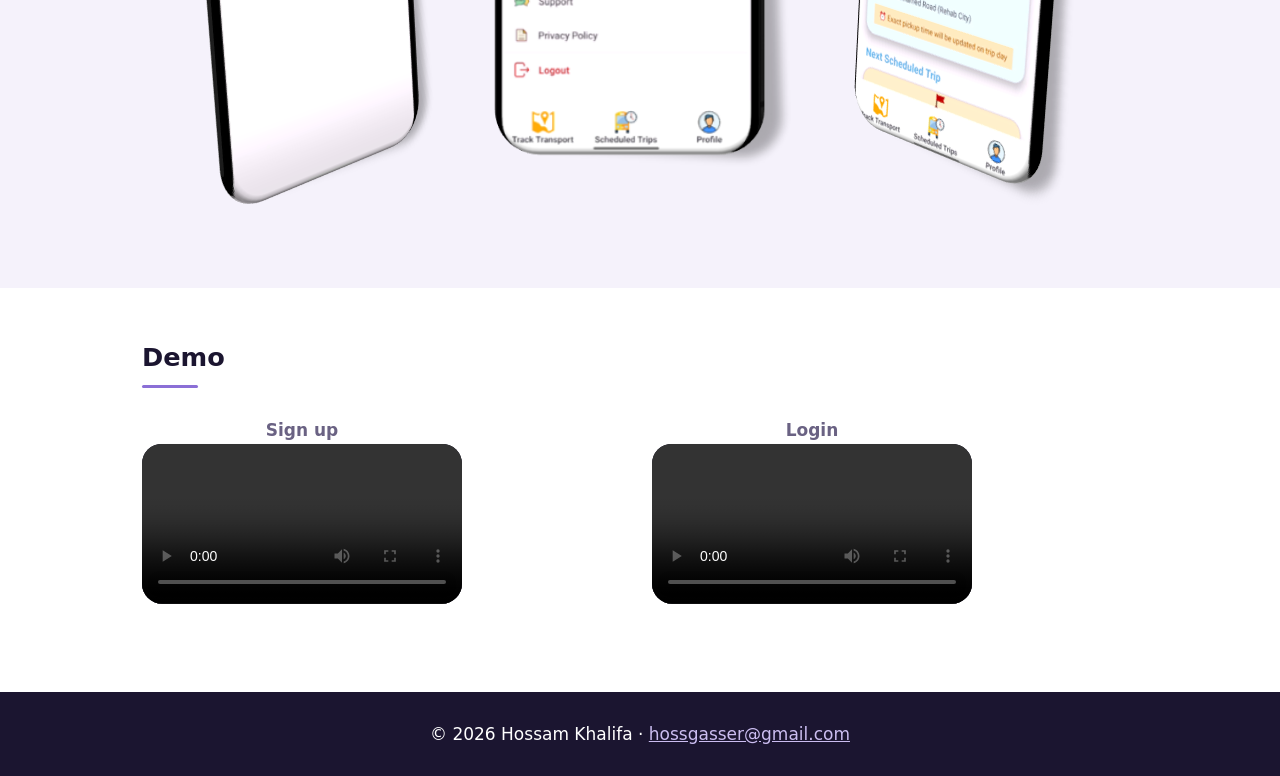
<file: YallaSchool.html>
<!doctype html>
<html lang="en">
  <head>
    <meta charset="utf-8" />
    <meta name="viewport" content="width=device-width, initial-scale=1" />
    <title>YallaSchool — Hossam Khalifa</title>
    <link rel="stylesheet" href="style.css" />
    <link rel="icon" type="image/svg+xml" href="images/logo-hgk.svg" />
  </head>
  <body>
    <a class="promo" href="opportunities.html">
      Hiring experts in STEM, law, finance and more, with pay up to $100+/hr in some fields. Learn more →
    </a>
    <header>
      <nav>
        <a class="brand" href="index.html">Hossam Khalifa</a>
        <a class="l" href="index.html">About</a>
        <a class="l on" href="projects.html">Projects</a>
        <a class="l" href="reports.html">Reports</a>
        <a class="l" href="opportunities.html">Opportunities</a>
      </nav>
    </header>

    <!-- Project header -->
    <div class="hero">
      <div class="wrap">
        <div>
          <a class="back" href="projects.html">← All projects</a>
          <h1>YallaSchool App</h1>
          <p class="lead">FullStack Developer · 2026</p>
          <span class="tag">Android Studio</span><span class="tag b">Java</span
          ><span class="tag y">Maps API</span>
        </div>
          <img
          src="images/YallaSchool_Logo.png"
          alt="YallaSchool logo"
          style="width: 100%; max-width: 220px; height: auto; object-fit: contain"
          />
      </div>
    </div>
    <!-- Overview -->
    <section>
      <div class="wrap two">
        <div>
          <h2>Overview</h2>
          <p>
            YallaSchool is a mockup of a school bus app where parents register their children, manage
            rides to and from school, and pay through a monthly subscription. The goal was to design and
            build the full parent experience as a working front end, to show how a simpler alternative to
            calls and paperwork could look and feel.
          </p>
          <h2 style="margin-top: 32px">What I did</h2>
          <p>
            I designed and built the entire app on my own. That covered the user experience, the
            Android front end, and the integration with Maps API for map pathing and location setting. 
            As a mockup, it has no real database or backend storage.
          </p>
        </div>
          <img class="mockup" src="images/yallaschool_supporting_img.png" alt="YallaSchool Bus on way screen" />
      </div>
    </section>
    <!-- Image gallery -->
    <section class="band">
      <div class="wrap">
        <h2>Gallery</h2>
        <div class="grid">
          <img class="mockup" src="images/yallaschool_img1.png" alt="YallaSchool app start screen" />
          <img class="mockup" src="images/yallaschool_img2.png" alt="YallaSchool profile page screen" />
          <img class="mockup" src="images/yallaschool_img3.png" alt="YallaSchool upcoming reservations screen" />
        </div>
      </div>
    </section>
    <section>
      <div class="wrap">
        <h2>Demo</h2>
        <div class="demos">
          <figure>
            <figcaption>Sign up</figcaption>
            <video controls preload="metadata">
              <source src="videos/yallaschool-signup.mp4" type="video/mp4" />
            </video>
          </figure>
          <figure>
            <figcaption>Login</figcaption>
            <video controls preload="metadata">
              <source src="videos/yallaschool-login.mp4" type="video/mp4" />
            </video>
          </figure>
        </div>
      </div>
    </section>
    <footer>
      <div class="wrap">
        © 2026 Hossam Khalifa · <a href="mailto:hossgasser@gmail.com">hossgasser@gmail.com</a>
      </div>
    </footer>
  </body>
</html>
</file>
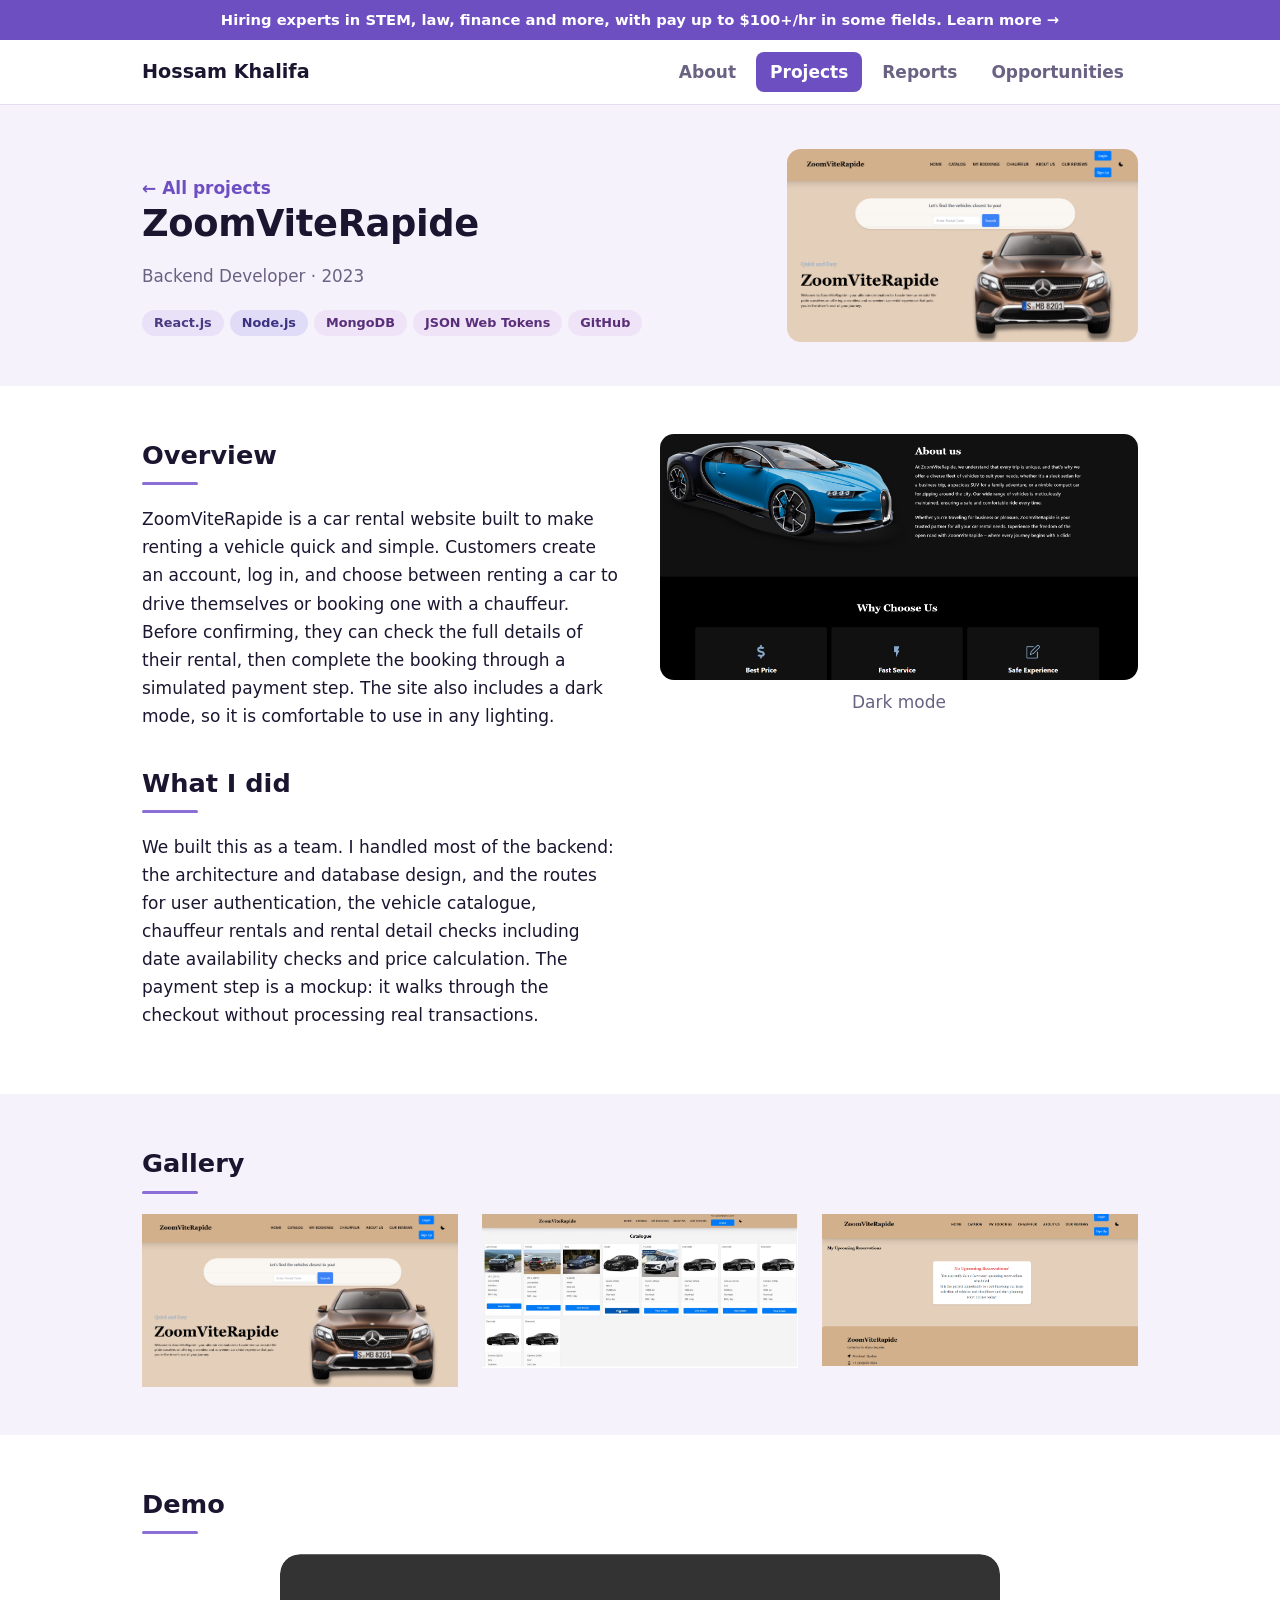
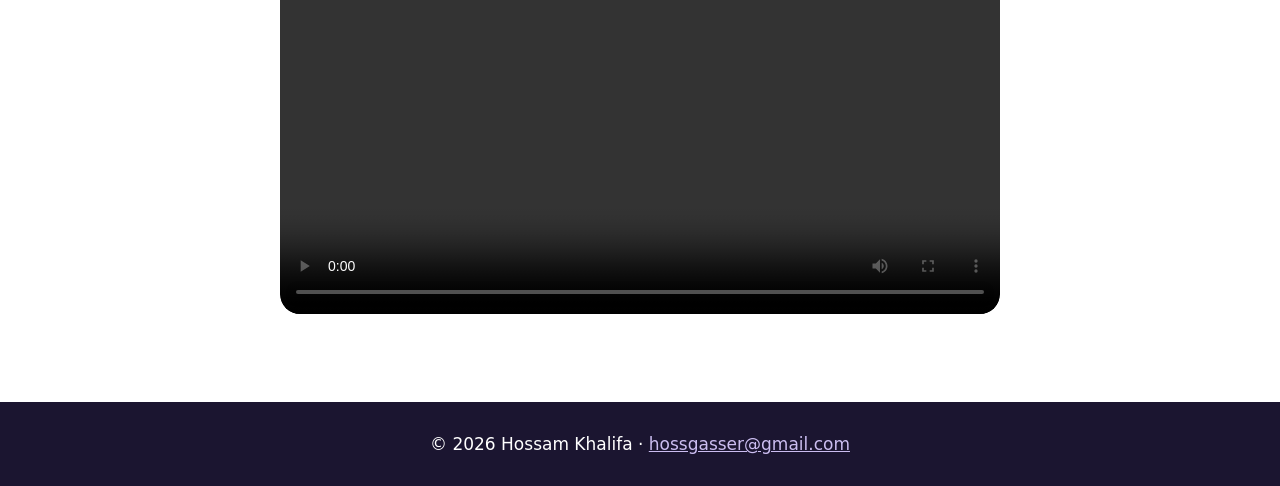
<file: ZoomViteRapide.html>
<!doctype html>
<html lang="en">
  <head>
    <meta charset="utf-8" />
    <meta name="viewport" content="width=device-width, initial-scale=1" />
    <title>ZoomViteRapide — Hossam Khalifa</title>
    <link rel="stylesheet" href="style.css" />
    <link rel="icon" type="image/svg+xml" href="images/logo-hgk.svg" />
  </head>
  <body>
    <a class="promo" href="opportunities.html">
      Hiring experts in STEM, law, finance and more, with pay up to $100+/hr in some fields. Learn more →
    </a>
    <header>
      <nav>
        <a class="brand" href="index.html">Hossam Khalifa</a>
        <a class="l" href="index.html">About</a>
        <a class="l on" href="projects.html">Projects</a>
        <a class="l" href="reports.html">Reports</a>
        <a class="l" href="opportunities.html">Opportunities</a>
      </nav>
    </header>

    <!-- Project header -->
    <div class="hero">
      <div class="wrap">
        <div>
          <a class="back" href="projects.html">← All projects</a>
          <h1>ZoomViteRapide</h1>
          <p class="lead">Backend Developer · 2023</p>
          <span class="tag">React.js</span><span class="tag b">Node.js</span
          ><span class="tag y">MongoDB</span><span class="tag y">JSON Web Tokens</span><span class="tag y">GitHub</span>
        </div>
        <img class="photo" src="images/ZoomViteRapide_logo.png" alt="ZoomViteRapide logo"/>
      </div>
    </div>
    <!-- Overview -->
    <section>
      <div class="wrap two">
        <div>
          <h2>Overview</h2>
          <p>
            ZoomViteRapide is a car rental website built to make renting a vehicle quick and simple. Customers
            create an account, log in, and choose between renting a car to drive themselves or booking one
            with a chauffeur. Before confirming, they can check the full details of their rental, then
            complete the booking through a simulated payment step. The site also includes a dark mode, so it
            is comfortable to use in any lighting.
          </p>
          <h2 style="margin-top: 32px">What I did</h2>
          <p>
            We built this as a team. I handled most of the backend: the architecture and database design, and
            the routes for user authentication, the vehicle catalogue, chauffeur rentals and rental detail
            checks including date availability checks and price calculation. The payment step is a mockup:
            it walks through the checkout without processing real transactions.
          </p>
        </div>
        <div>
          <figure style="margin: 0">
            <img
              src="images/ZVR_img1.png"
              alt="ZoomViteRapide in dark mode"
              style="width: 100%; height: auto; border-radius: 14px"
            />
            <figcaption style="margin-top: 8px; text-align: center; color: var(--muted)">
              Dark mode
            </figcaption>
          </figure>
        </div>
      </div>
    </section>
    <!-- Image gallery -->
    <section class="band">
      <div class="wrap">
        <h2>Gallery</h2>
        <div class="grid">
          <img class="mockup" src="images/ZoomViteRapide_logo.png" alt="ZoomViteRapide initial page" />
          <img class="mockup" src="images/ZVR_img2.png" alt="ZoomViteRapide catalogue page" />
          <img class="mockup" src="images/ZVR_img3.png" alt="ZoomViteRapide reservations page" />
        </div>
      </div>
    </section>
    <!-- Demo video and outcome -->
    <section>
      <div class="wrap">
        <h2>Demo</h2>
        <figure style="max-width: 720px; margin: 0 auto">
          <video
            controls
            preload="metadata"
            style="display: block; width: 100%; border-radius: 20px; clip-path: inset(0 round 20px)"
          >
            <source src="videos/ZoomViteRapide-Demo.mp4" type="video/mp4" />
          </video>
        </figure>
      </div>
    </section>
    <footer>
      <div class="wrap">
        © 2026 Hossam Khalifa · <a href="mailto:hossgasser@gmail.com">hossgasser@gmail.com</a>
      </div>
    </footer>
  </body>
</html>
</file>
<file: style.css>
/* ---------- Colors: change these to restyle the whole site ---------- */
:root {
  --ink: #1b1530;
  --muted: #6a6283;
  --bg: #fff;
  --soft: #f5f2fb;
  --primary: #6d4fc2;
  --accent: #8b6fd6;
  --light: #cbbdf0;
  --tint: #e8e1f8;
  --r: 14px;
}
* {
  box-sizing: border-box;
}

/* ---------- Base ---------- */
body {
  margin: 0;
  background: var(--bg);
  color: var(--ink);
  font:
    17px/1.65 system-ui,
    -apple-system,
    "Segoe UI",
    Roboto,
    sans-serif;
  padding-top: env(safe-area-inset-top, 0px);
}
a {
  color: var(--primary);
}
.wrap {
  max-width: 1040px;
  margin: 0 auto;
  padding: 0 22px;
}

/* ---------- Header and navigation ---------- */
header {
  position: sticky;
  top: 0;
  background: rgba(255, 255, 255, 0.94);
  backdrop-filter: blur(8px);
  border-bottom: 1px solid #e5def3;
  z-index: 5;
}
nav {
  display: flex;
  gap: 6px;
  align-items: center;
  flex-wrap: wrap;
  padding: 12px 22px;
  max-width: 1040px;
  margin: 0 auto;
}
nav .brand {
  font-weight: 800;
  font-size: 1.2rem;
  margin-right: auto;
  color: var(--ink);
  text-decoration: none;
}
nav a.l {
  color: var(--muted);
  text-decoration: none;
  font-weight: 600;
  padding: 6px 14px;
  border-radius: 8px;
}
nav a.l:hover {
  background: var(--soft);
  color: var(--ink);
}
nav a.l.on {
  background: var(--primary);
  color: #fff;
}

/* ---------- Intro / page header ---------- */
.hero {
  background: var(--soft);
  padding: 44px 0;
}
.hero .wrap {
  display: grid;
  grid-template-columns: 1.7fr 1fr;
  gap: 48px;
  align-items: center;
}
.hero h1 {
  font-size: clamp(1.7rem, 4vw, 2.3rem);
  font-weight: 600;
  letter-spacing: -0.01em;
  line-height: 1.2;
  margin: 0 0 8px;
}
.eyebrow {
  text-transform: uppercase;
  letter-spacing: 0.12em;
  font-size: 0.78rem;
  font-weight: 700;
  color: var(--accent);
  margin: 0 0 6px;
}

.lead {
  font-size: 1.05rem;
  color: var(--muted);
}

/* ---------- Image placeholders (swap for <img>) ---------- */
.ph {
  background: linear-gradient(135deg, #ece6fa, #ddd3f4);
  border-radius: var(--r);
  display: flex;
  align-items: center;
  justify-content: center;
  color: #6a559e;
  font-weight: 700;
  text-align: center;
  padding: 12px;
  aspect-ratio: 4/3;
  width: 100%;
}
.ph.tall {
  aspect-ratio: 4/5;
  max-width: 300px;
  margin-left: auto;
}
.ph.wide {
  aspect-ratio: 16/9;
}
.ph.warm {
  background: linear-gradient(135deg, #e6def7, #d3c6f0);
  color: #5b4a8f;
}
img {
  max-width: 100%;
  border-radius: var(--r);
  display: block;
}

/* ---------- Buttons ---------- */
.btn {
  display: inline-block;
  background: var(--primary);
  color: #fff;
  font-weight: 600;
  padding: 10px 22px;
  border-radius: 8px;
  text-decoration: none;
  margin: 8px 8px 0 0;
}
.btn.alt {
  background: var(--accent);
}

/* ---------- Sections and headings ---------- */
section {
  padding: 48px 0;
}
h2 {
  font-size: 1.6rem;
  margin: 0 0 20px;
}
h2::after {
  content: "";
  display: block;
  width: 56px;
  height: 3px;
  background: var(--accent);
  border-radius: 9px;
  margin-top: 6px;
}

/* ---------- Cards and grid ---------- */
.grid {
  display: grid;
  grid-template-columns: repeat(auto-fit, minmax(260px, 1fr));
  gap: 24px;
}
.card {
  background: #fff;
  border-radius: var(--r);
  box-shadow: 0 2px 14px rgba(27, 21, 48, 0.08);
  border: 1px solid #ebe5f6;
  overflow: hidden;
  text-decoration: none;
  color: inherit;
  display: block;
  transition: transform 0.15s;
}
a.card:hover {
  transform: translateY(-4px);
}
.card .ph,
.card img {
  border-radius: 0;
}
.card .body {
  padding: 16px 20px 20px;
}
.card h3 {
  margin: 0 0 4px;
}
.card p {
  margin: 0;
  color: var(--muted);
  font-size: 0.95rem;
}

/* ---------- Tags ---------- */
.tag {
  display: inline-block;
  background: var(--tint);
  color: #4a3a82;
  font-size: 0.8rem;
  font-weight: 700;
  border-radius: 99px;
  padding: 2px 12px;
  margin: 0 6px 6px 0;
}
.tag.b {
  background: #e0dbf7;
  color: #3b3282;
}
.tag.y {
  background: #efe4f7;
  color: #5a2f7a;
}

/* ---------- Resume entries ---------- */
.job {
  border-left: 3px solid var(--accent);
  padding: 2px 0 2px 20px;
  margin: 0 0 22px;
}
.job small {
  color: var(--muted);
  font-weight: 600;
}
.job h3 {
  margin: 2px 0;
}
.band {
  background: var(--soft);
}
.two {
  display: grid;
  grid-template-columns: 1fr 1fr;
  gap: 40px;
}
.back {
  display: inline-block;
  margin: 24px 0 0;
  font-weight: 700;
  text-decoration: none;
}
.vid {
  aspect-ratio: 16/9;
  width: 100%;
  border: 0;
  border-radius: var(--r);
}

/* ---------- Footer ---------- */
footer {
  background: var(--ink);
  color: #fff;
  text-align: center;
  padding: 28px 0;
  margin-top: 40px;
}
footer a {
  color: var(--light);
}

/* ---------- Mobile layout ---------- */
@media (max-width: 760px) {
  .hero .wrap,
  .two {
    grid-template-columns: 1fr;
  }
  .hero {
    padding: 36px 0;
  }
}

/* ---------- Reports list ---------- */
.reps {
  display: flex;
  flex-direction: column;
  gap: 16px;
  margin-top: 24px;
}
.rep {
  display: grid;
  grid-template-columns: 84px 1fr auto;
  gap: 20px;
  align-items: center;
  background: #fff;
  border: 1px solid #ebe5f6;
  border-radius: var(--r);
  padding: 16px 20px;
  box-shadow: 0 2px 14px rgba(27, 21, 48, 0.06);
}
.rep .ph {
  aspect-ratio: 3/4;
  width: 84px;
  padding: 4px;
  font-size: 0.75rem;
  border-radius: 8px;
}
.rep h3 {
  margin: 0 0 2px;
}
.rep p {
  margin: 0;
  color: var(--muted);
  font-size: 0.95rem;
}
.rep .btn {
  margin: 0;
  white-space: nowrap;
}
@media (max-width: 600px) {
  .rep {
    grid-template-columns: 64px 1fr;
  }
  .rep .ph {
    width: 64px;
  }
  .rep .btn {
    grid-column: 1/-1;
    text-align: center;
  }
}
.from {
  display: inline-block;
  margin-top: 6px;
  font-size: 0.85rem;
  font-weight: 700;
  text-decoration: none;
}

/* ---------- Projects timeline ---------- */
.timeline {
  list-style: none;
  margin: 32px 0 0;
  padding: 0 0 0 56px;
  position: relative;
}
/* The vertical line fades from strong to light: newer work down to older work */
.timeline::before {
  content: "";
  position: absolute;
  left: 11px;
  top: 0;
  bottom: 0;
  width: 4px;
  border-radius: 4px;
  background: linear-gradient(to bottom, var(--primary), var(--light));
}
.tl-end {
  position: relative;
  font-size: 0.8rem;
  font-weight: 700;
  text-transform: uppercase;
  letter-spacing: 0.1em;
  color: var(--muted);
}
.tl-start {
  margin-bottom: 24px;
}
.tl-finish {
  margin-top: 8px;
}
.tl-end::before {
  content: "";
  position: absolute;
  left: -51px;
  top: 2px;
  width: 16px;
  height: 16px;
  border-radius: 50%;
  box-sizing: border-box;
}
.tl-start::before {
  background: var(--primary);
}
.tl-finish::before {
  background: #fff;
  border: 4px solid var(--light);
}
.tl-item {
  position: relative;
  margin-bottom: 28px;
}
.tl-item::before {
  content: "";
  position: absolute;
  left: -51px;
  top: 6px;
  width: 16px;
  height: 16px;
  border-radius: 50%;
  box-sizing: border-box;
  background: #fff;
  border: 4px solid var(--shade);
}
.tl-year {
  display: inline-block;
  margin-bottom: 8px;
  font-weight: 700;
  color: var(--shade);
}
.tl-card {
  display: grid;
  grid-template-columns: 240px 1fr;
  align-items: center;
}
.tl-card .body {
  padding: 20px 24px;
}
@media (max-width: 700px) {
  .timeline {
    padding-left: 40px;
  }
  .timeline::before {
    left: 5px;
  }
  .tl-end::before,
  .tl-item::before {
    left: -41px;
  }
  .tl-card {
    grid-template-columns: 1fr;
  }
}

/* Small label next to a job title */
.badge {
  display: inline-block;
  margin-left: 8px;
  padding: 1px 10px;
  border-radius: 99px;
  background: var(--tint);
  color: #4a3a82;
  font-size: 0.72rem;
  font-weight: 700;
  letter-spacing: 0.04em;
  text-transform: uppercase;
  vertical-align: middle;
}
/* Languages list */
.lang-title {
  margin: 28px 0 8px;
}
.langs {
  list-style: none;
  margin: 0 0 24px;
  padding: 0;
}
.langs li {
  display: flex;
  justify-content: space-between;
  padding: 8px 0;
  border-bottom: 1px solid #e5def3;
}
.langs span {
  color: var(--muted);
}
.tl-card {
  grid-template-columns: 160px 1fr; /* was 240px */
}
.tl-card .ph,
.tl-card img {
  aspect-ratio: 1 / 1; /* square; use 4 / 3 for a wider crop */
  height: auto;
  object-fit: fill
}
.demos {
  display: flex;
  gap: 24px;
  justify-content: center;
  align-items: flex-start;
}
.demos figure {
  flex: 1 1 0;
  min-width: 0; /* lets the videos shrink instead of wrapping */
  max-width: 320px; /* remove this line for landscape videos */
  margin: 0;
}
.demos video,
.demos iframe {
  display: block;
  width: 100%;
  border: 0;
  border-radius: 20px;
  clip-path: inset(0 round 20px); /* makes the rounding apply to the video itself */
  background: var(--ink);
  box-shadow: 0 4px 18px rgba(27, 21, 48, 0.15);
}
.demos figcaption {
  margin-top: 10px;
  text-align: center;
  font-weight: 600;
  color: var(--muted);
}

/* Stack only on small phones */
@media (max-width: 500px) {
  .demos {
    flex-direction: column;
    align-items: center;
  }
}
.grid img {
  aspect-ratio: 9 / 16;
  object-fit: contain;
  object-position: top;
}
img.mockup {
  width: auto;
  max-width: 100%;
  height: auto;
  aspect-ratio: auto;
  object-fit: contain;
  border-radius: 0; /* the phone already has its own shape */
  margin: 0 auto;
}
.demos {
  display: grid;
  grid-template-columns: repeat(auto-fit, minmax(240px, 1fr));
  gap: 24px;
}
.demos figure {
  margin: 0;
}
.demos video,
.demos iframe {
  display: block;
  width: 100%;
  border-radius: var(--r);
  background: var(--ink);
}
.demos figcaption {
  margin-top: 8px;
  text-align: center;
  font-weight: 600;
  color: var(--muted);
}
.promo {
  display: block;
  padding: 8px 16px;
  background: var(--primary);
  color: #fff;
  font-size: 0.92rem;
  font-weight: 600;
  text-align: center;
  text-decoration: none;
}
.promo:hover {
  background: var(--accent);
}
</file>
